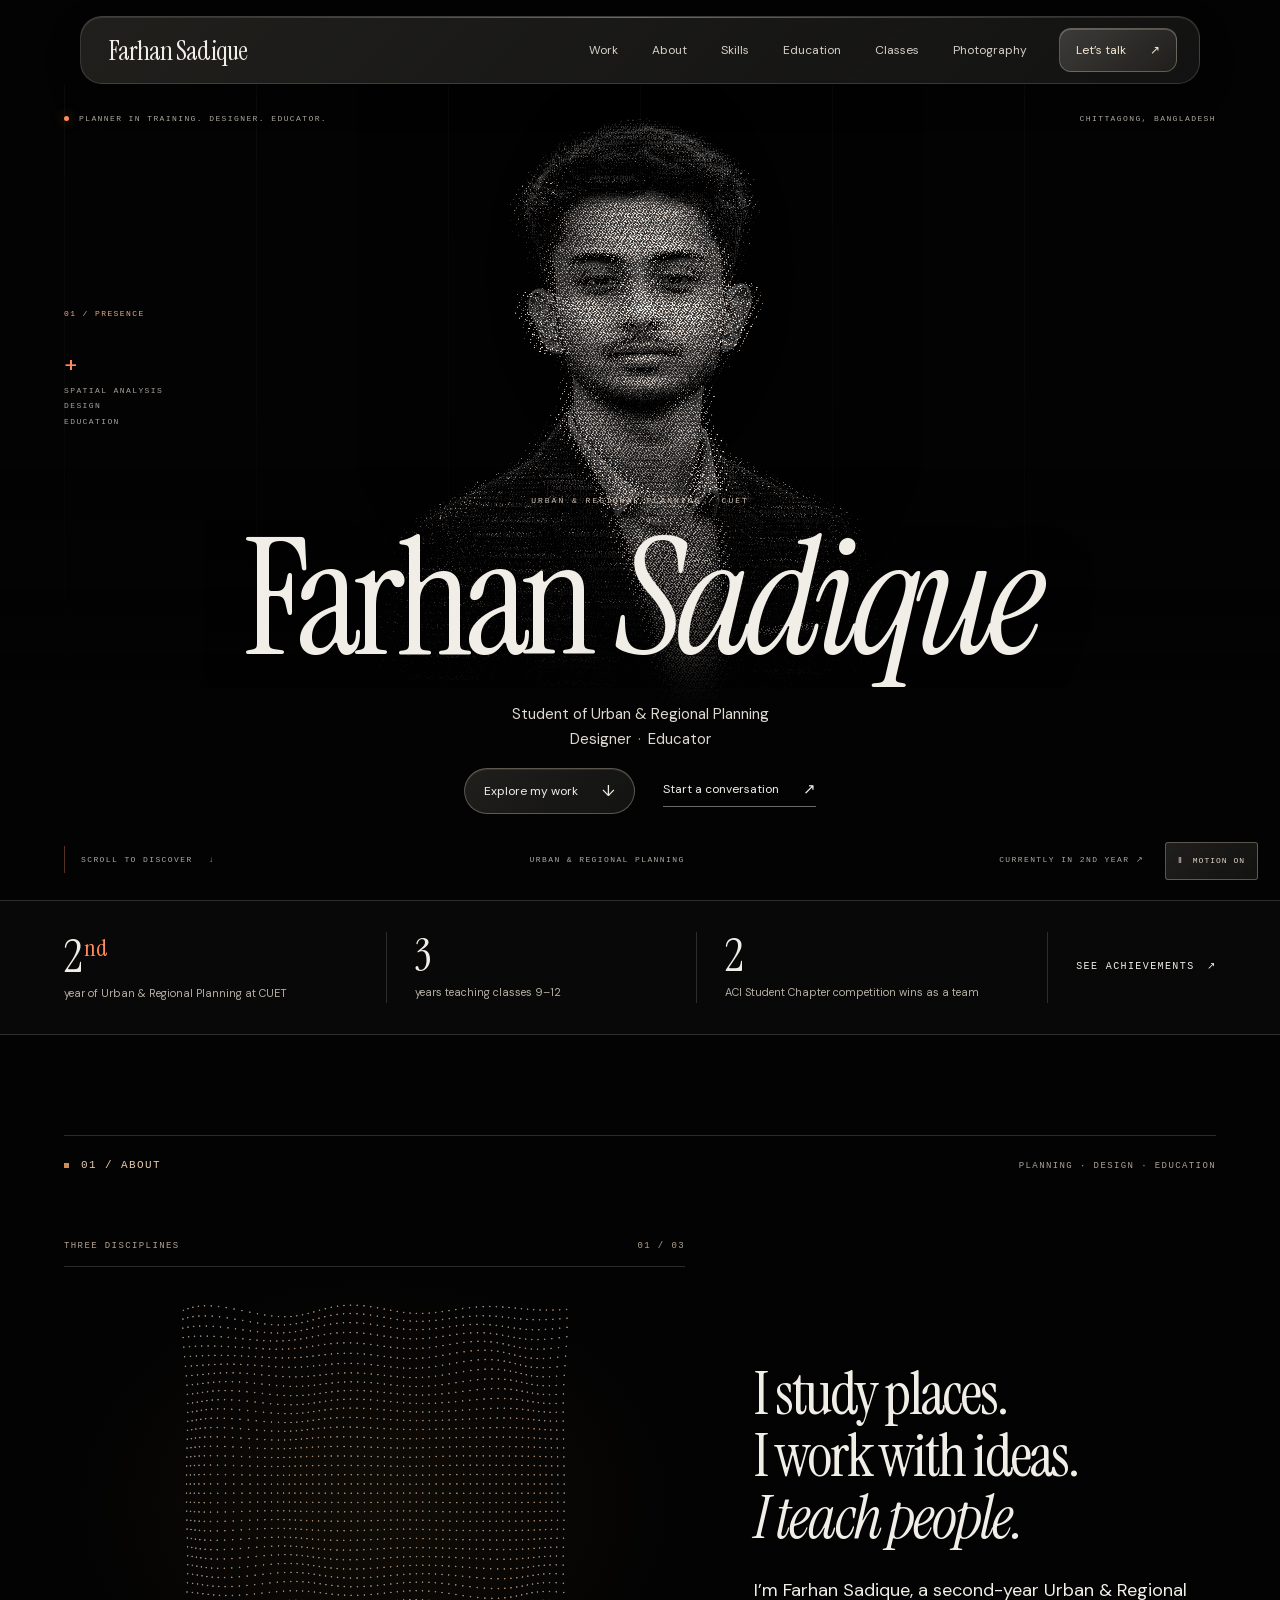
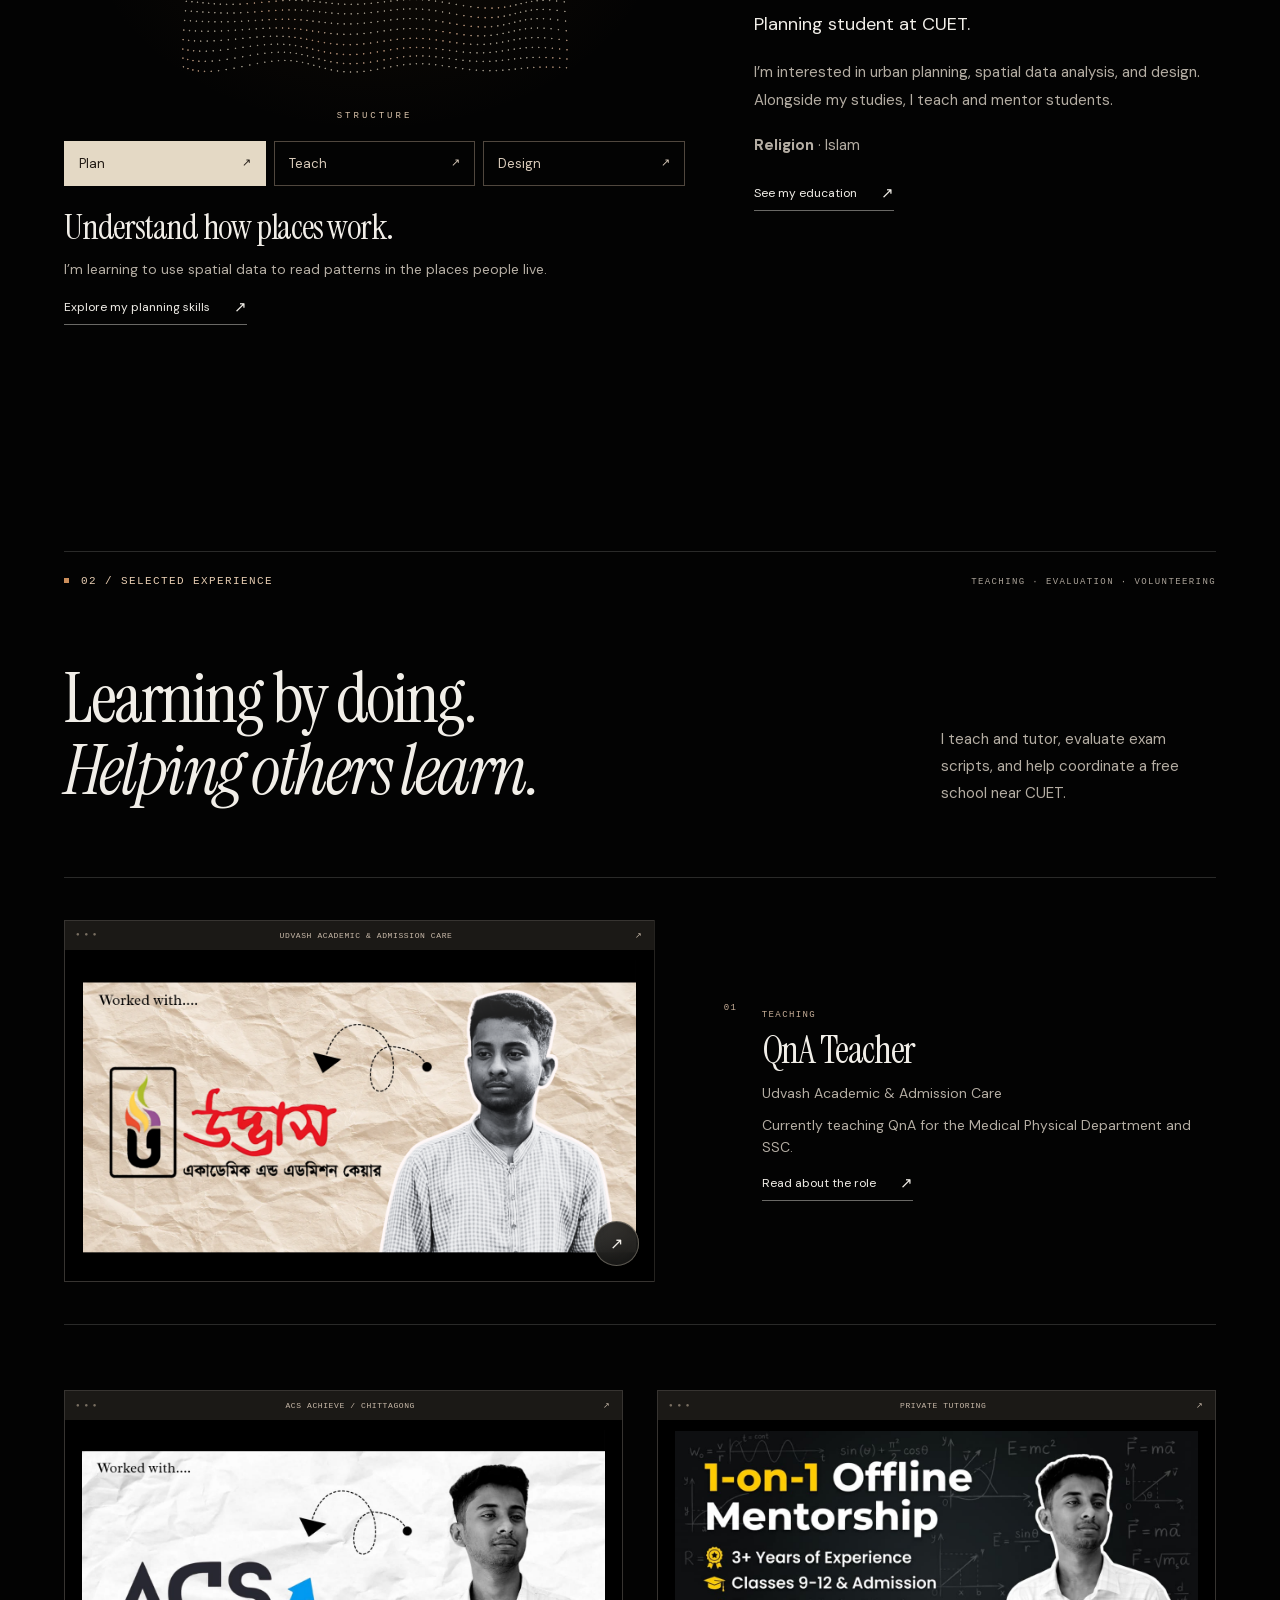
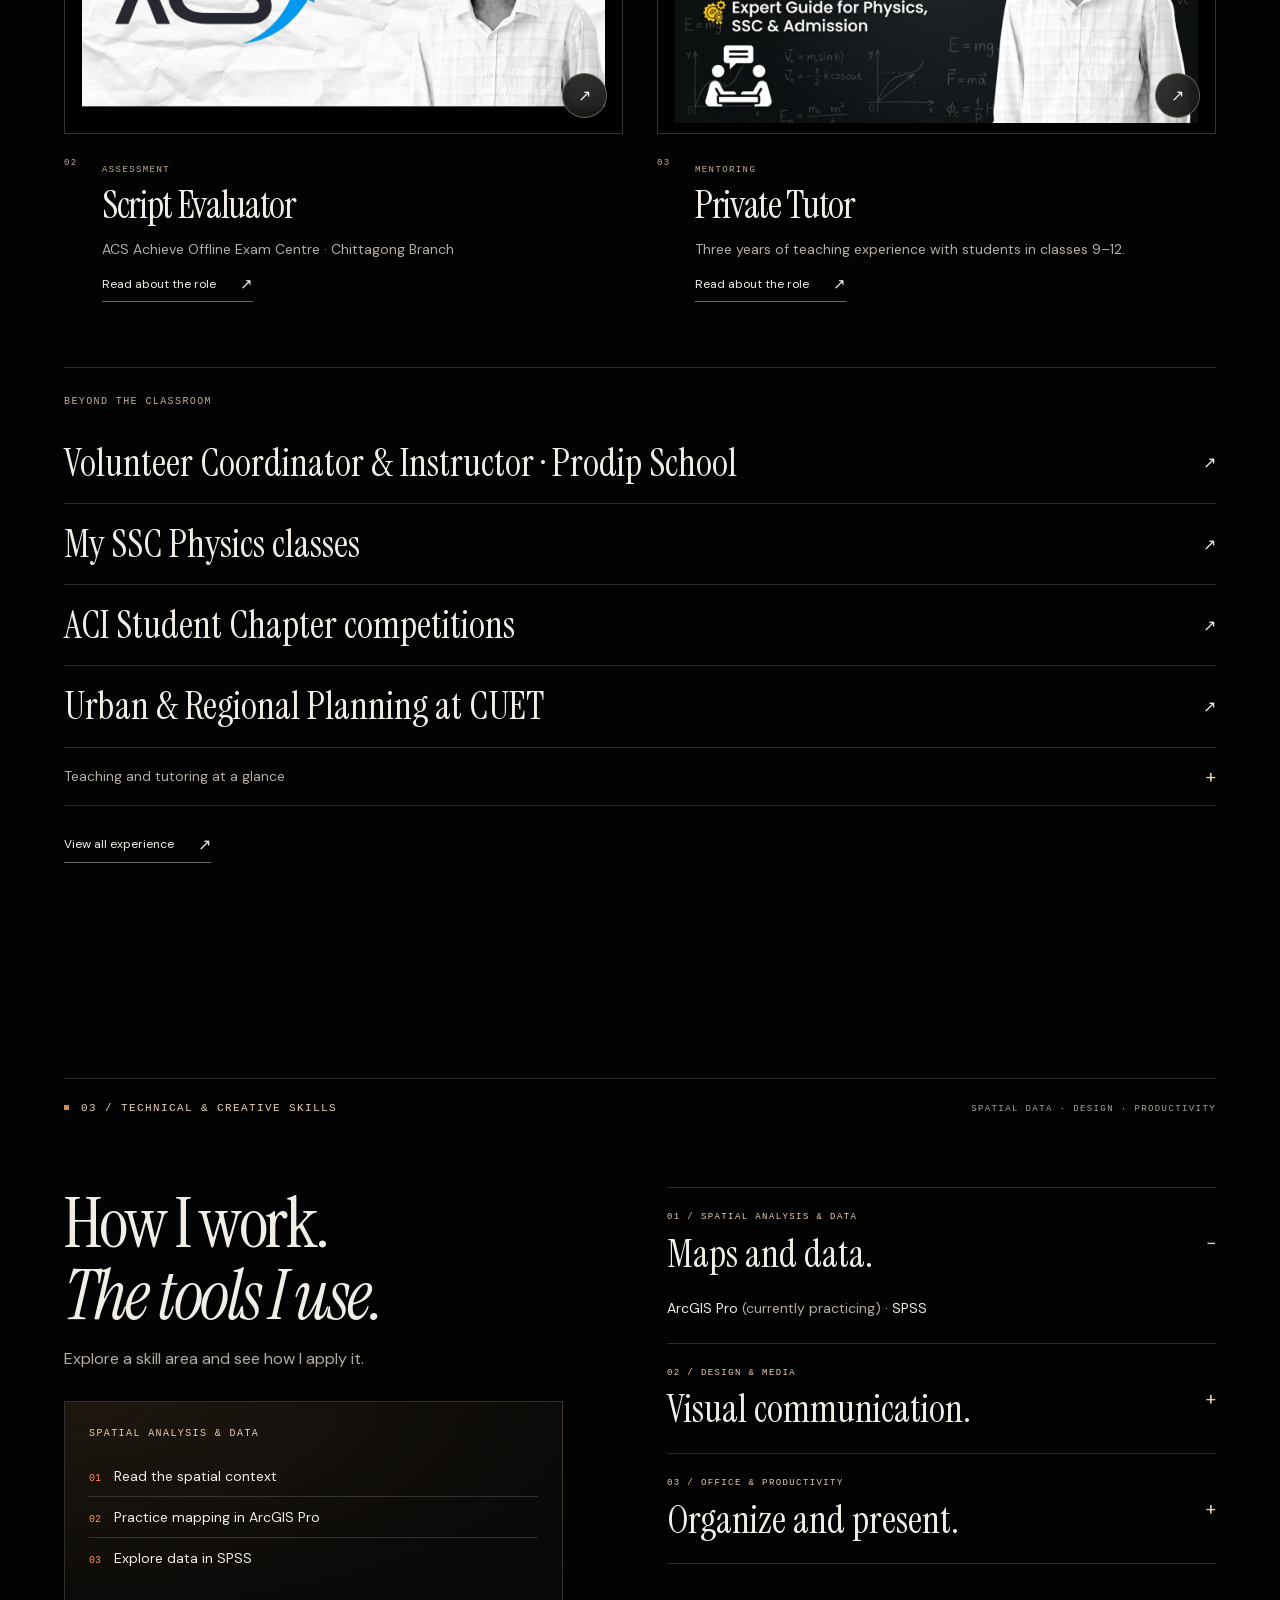
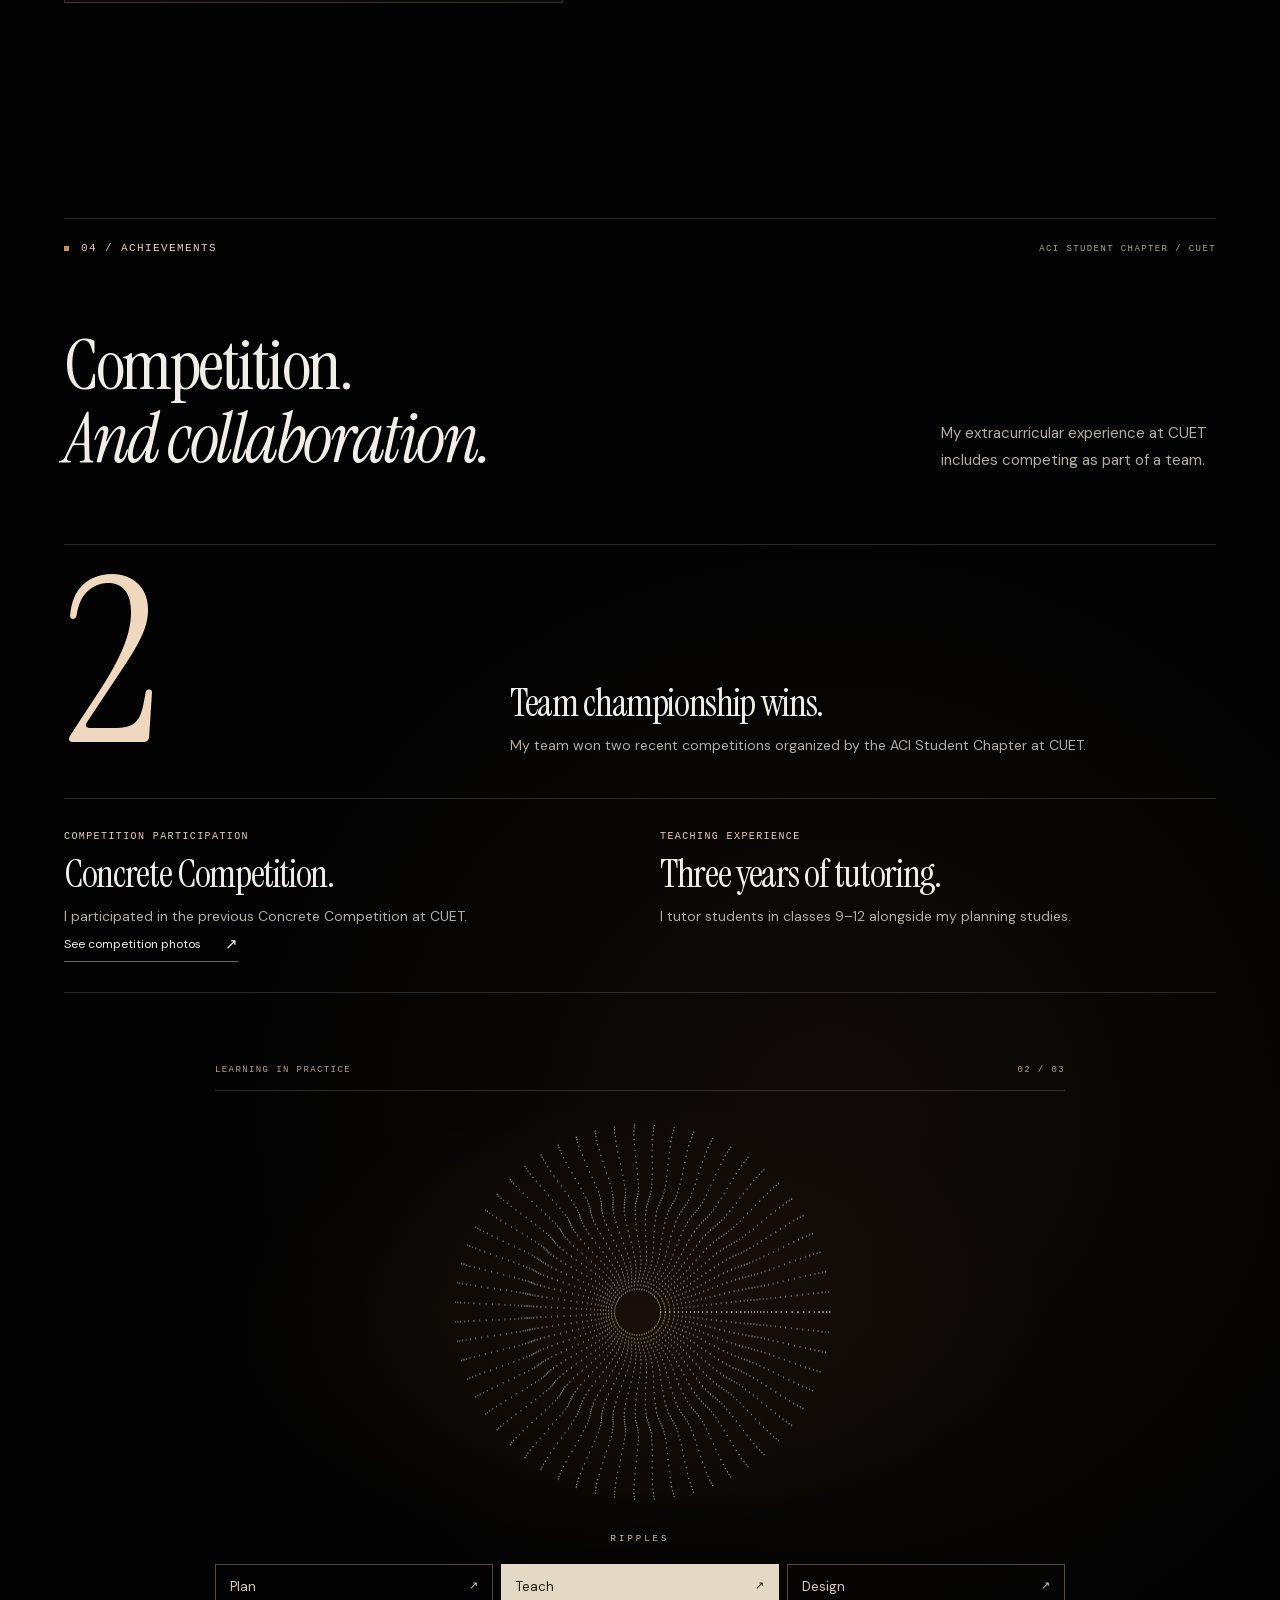
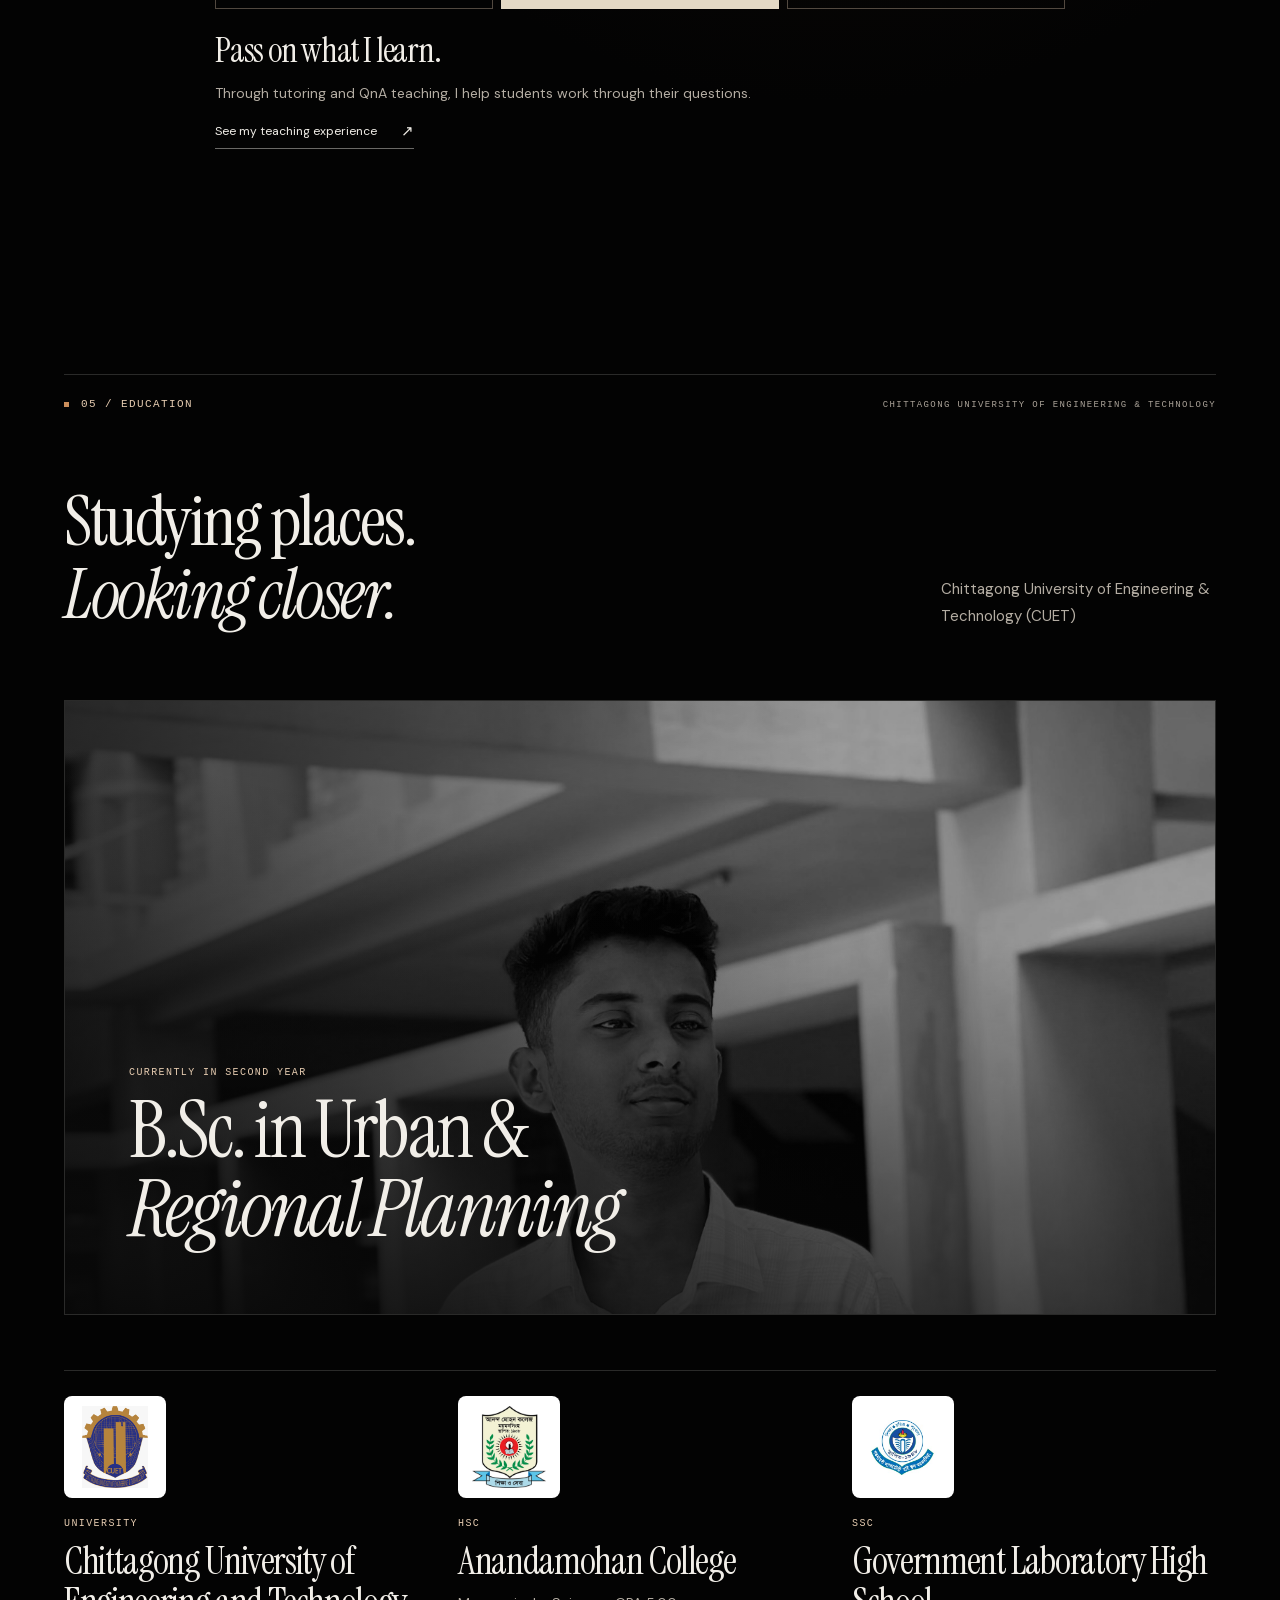
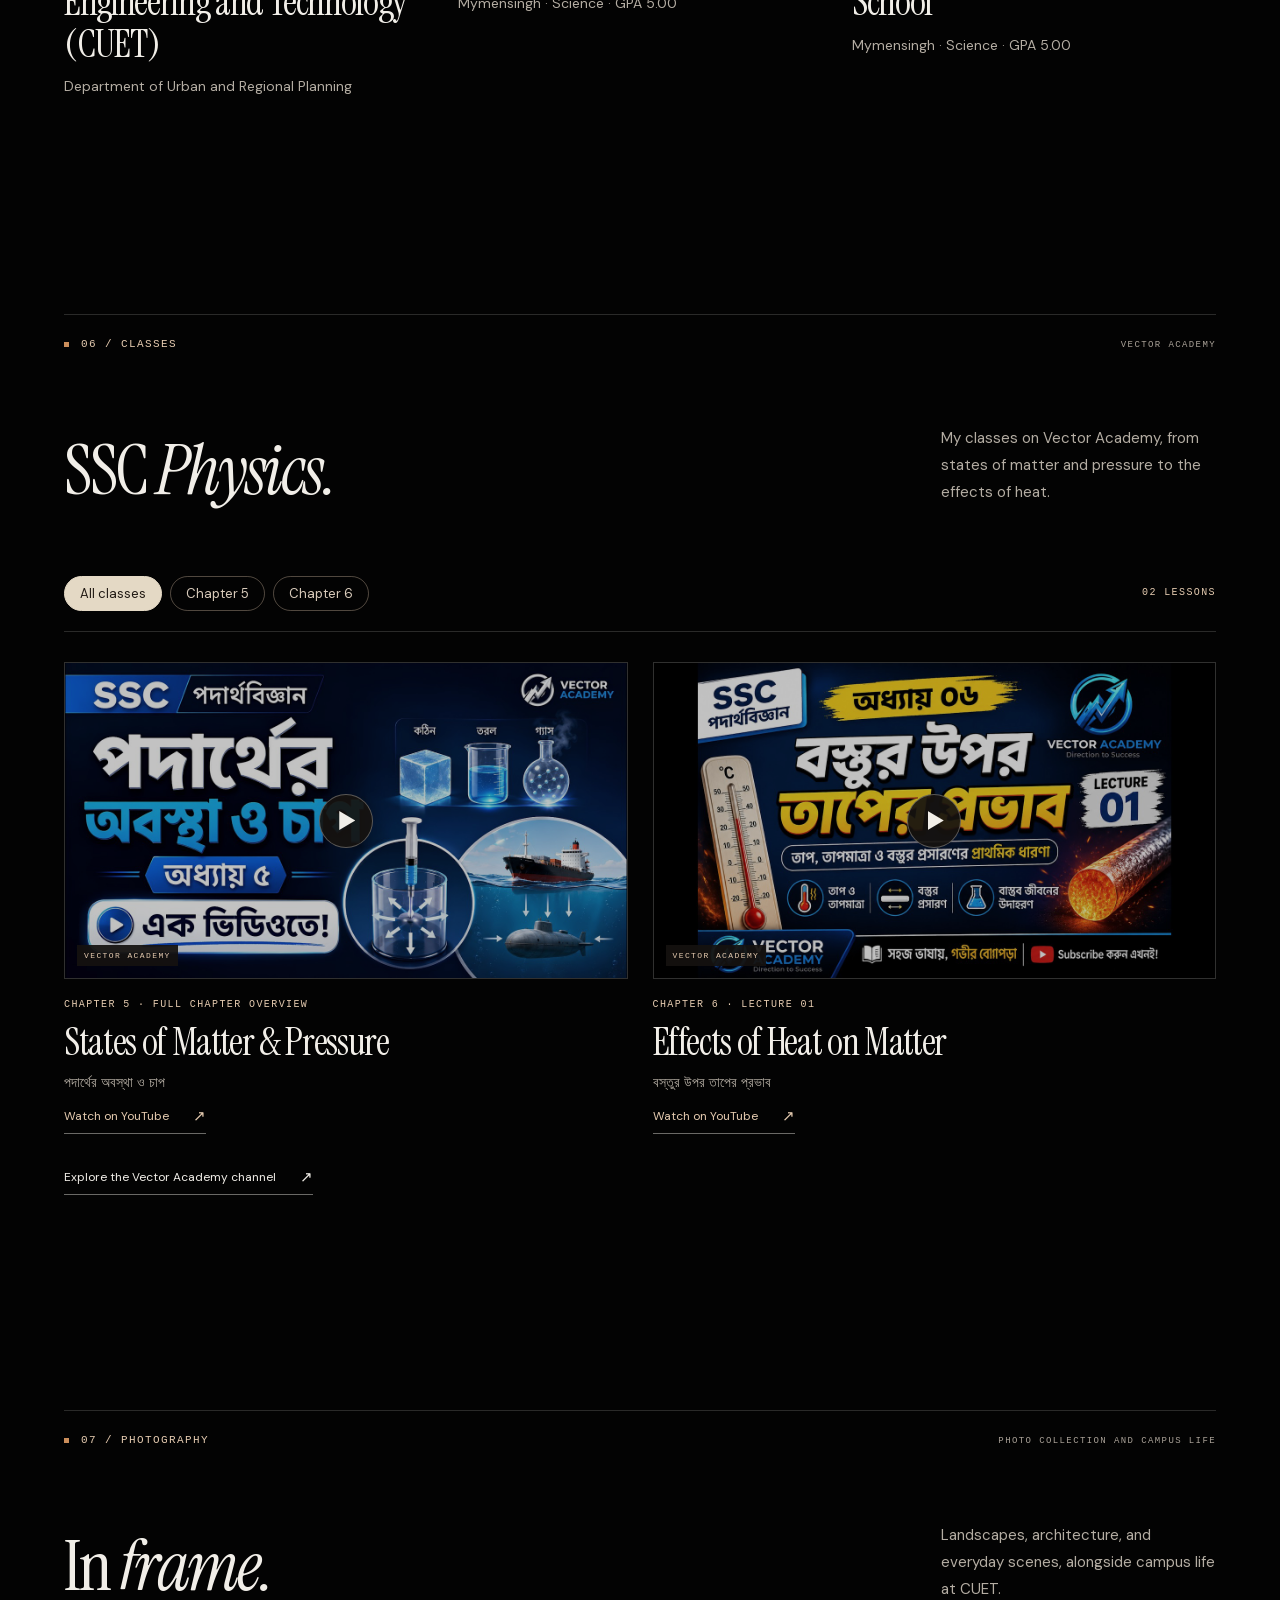
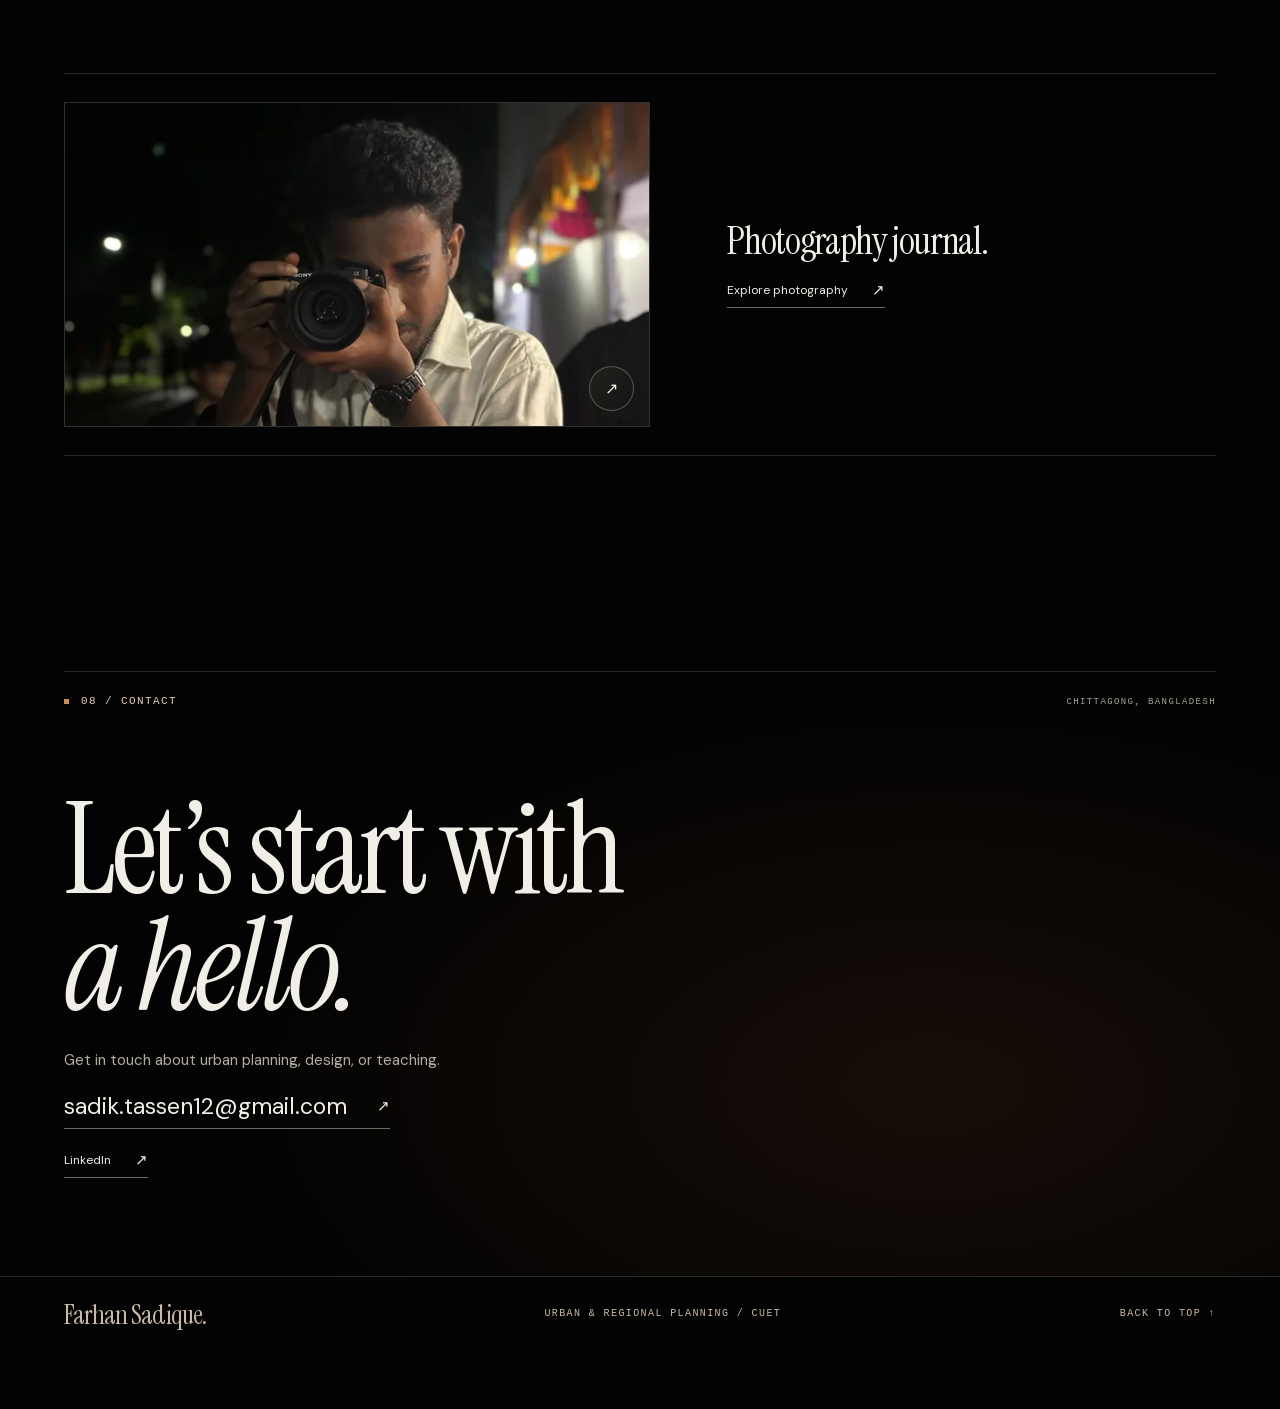
<file: index.html>
<!doctype html>
<html lang="en">
<head>
  <meta charset="utf-8">
  <meta name="viewport" content="width=device-width, initial-scale=1, viewport-fit=cover">
  <meta name="theme-color" content="#030303">
  <meta name="description" content="Farhan Sadique, a CUET student of Urban &amp; Regional Planning, designer, and educator in Chittagong, Bangladesh. Explore his teaching experience and photography.">
  <title>Farhan Sadique | Planning, Design &amp; Education</title>
  <link rel="icon" href="assets/icon.svg" type="image/svg+xml">
  <link rel="preload" href="assets/fonts/instrument-serif.woff2" as="font" type="font/woff2" crossorigin>
  <link rel="preload" href="assets/fonts/instrument-serif-italic.woff2" as="font" type="font/woff2" crossorigin>
  <link rel="stylesheet" href="styles.css?v=4">
  <script type="module" src="site.js"></script>
</head>
<body>
  <a class="skip-link" href="#main">Skip to content</a>
  <div class="scroll-progress" aria-hidden="true"></div>
  <header class="navigation">
    <a class="wordmark" href="#top">Farhan Sadique</a>
    <nav class="nav-links" id="main-nav" aria-label="Main navigation">
      <a href="#work" data-signal>Work</a><a href="#about" data-signal>About</a><a href="#skills" data-signal>Skills</a><a href="#education" data-signal>Education</a><a href="#classes" data-signal>Classes</a><a href="photography.html" data-signal>Photography</a><a class="nav-contact" href="#contact"><span data-signal>Let’s talk</span><span aria-hidden="true">↗</span></a>
    </nav>
    <button type="button" class="menu-toggle" aria-controls="main-nav" aria-expanded="false"><span>Menu</span><span aria-hidden="true">☰</span></button>
  </header>

  <main id="main">
    <section class="hero" id="top" aria-labelledby="hero-title">
      <div class="hero-grid" aria-hidden="true"></div>
      <div class="hero-art" aria-hidden="true">
        <img src="assets/portrait-signal.jpg" width="1122" height="1402" alt="" fetchpriority="high">
        <canvas class="portrait-canvas" hidden></canvas>
      </div>
      <div class="hero-topline mono"><span>Planner in training. Designer. Educator.</span><span>Chittagong, Bangladesh</span></div>
      <aside class="hero-side mono"><span>01 / Presence</span><strong aria-hidden="true">+</strong>Spatial analysis<br>Design<br>Education</aside>
      <div class="hero-content">
        <p class="hero-kicker mono" data-signal>Urban &amp; Regional Planning / CUET</p>
        <h1 id="hero-title"><span class="hero-name">Farhan <em>Sadique</em></span></h1>
        <p class="hero-description">Student of Urban &amp; Regional Planning<br><span>Designer <b aria-hidden="true">·</b> Educator</span></p>
        <div class="hero-actions"><a class="pill" href="#work">Explore my work <span aria-hidden="true">↓</span></a><a class="text-link" href="#contact">Start a conversation <span aria-hidden="true">↗</span></a></div>
      </div>
      <div class="hero-bottom mono"><a href="#about">Scroll to discover <span aria-hidden="true">↓</span></a><span>Urban &amp; Regional Planning</span><span>Currently in 2nd year <span aria-hidden="true">↗</span></span></div>
    </section>

    <section class="proof" aria-label="Highlights">
      <div><strong>2<em>nd</em></strong><p>year of Urban &amp; Regional Planning at CUET</p></div>
      <div><strong>3</strong><p>years teaching classes 9–12</p></div>
      <div><strong>2</strong><p>ACI Student Chapter competition wins as a team</p></div>
      <a class="mono" href="#achievements">See achievements <span aria-hidden="true">↗</span></a>
    </section>

    <section class="chapter" id="about" aria-labelledby="about-title">
      <div class="chapter-label mono"><span data-signal>01 / About</span><span>Planning · Design · Education</span></div>
      <div class="about-grid" data-reveal>
        <div class="signal-panel" data-panel="about">
          <div class="signal-top mono"><span>Three disciplines</span><span data-signal-index aria-hidden="true">01 / 03</span></div>
          <div class="signal-visual" aria-hidden="true">
            <div class="signal-fallback" data-shape="structure"><i></i><i></i><i></i><i></i><i></i></div>
            <canvas hidden></canvas><span class="signal-shape mono" data-signal>Structure</span>
          </div>
          <div class="signal-options" role="group" aria-label="Explore my disciplines">
            <button type="button" aria-pressed="true">Plan <span aria-hidden="true">↗</span></button><button type="button" aria-pressed="false">Teach <span aria-hidden="true">↗</span></button><button type="button" aria-pressed="false">Design <span aria-hidden="true">↗</span></button>
          </div>
          <div class="signal-story" aria-live="polite"><h3>Understand how places work.</h3><p>I’m learning to use spatial data to read patterns in the places people live.</p><a class="text-link" href="#skills">Explore my planning skills <span aria-hidden="true">↗</span></a></div>
        </div>
        <div class="about-copy"><h2 id="about-title">I study places.<br>I work with ideas.<br><em>I teach people.</em></h2>
          <p class="lead">I’m Farhan Sadique, a second-year Urban &amp; Regional Planning student at CUET.</p>
          <p>I’m interested in urban planning, spatial data analysis, and design. Alongside my studies, I teach and mentor students.</p>
          <p><strong>Religion</strong> · Islam</p>
          <a class="text-link" href="#education">See my education <span aria-hidden="true">↗</span></a>
        </div>
      </div>
    </section>

    <section class="chapter" id="work" aria-labelledby="work-title">
      <div class="chapter-label mono"><span data-signal>02 / Selected experience</span><span>Teaching · Evaluation · Volunteering</span></div>
      <div class="section-heading" data-reveal><h2 id="work-title">Learning by doing.<br><em>Helping others learn.</em></h2><p>I teach and tutor, evaluate exam scripts, and help coordinate a free school near CUET.</p></div>
      <div class="work-grid">
        <article class="work-card featured" data-reveal>
          <a class="work-art" href="experience.html#udvash" aria-label="Read about QnA teaching at Udvash"><span class="art-top mono"><span aria-hidden="true">● ● ●</span><span>Udvash Academic &amp; Admission Care</span><span aria-hidden="true">↗</span></span><span class="art-poster"><img src="assets/udvash-qna-poster.png" width="1280" height="720" loading="lazy" decoding="async" alt=""></span><span class="art-arrow" aria-hidden="true">↗</span></a>
          <div class="work-caption"><span class="mono">01</span><div><span class="mono">Teaching</span><h3><a href="experience.html#udvash">QnA Teacher</a></h3><p>Udvash Academic &amp; Admission Care</p><p>Currently teaching QnA for the Medical Physical Department and SSC.</p><a class="text-link" href="experience.html#udvash">Read about the role <span aria-hidden="true">↗</span></a></div></div>
        </article>
        <article class="work-card" data-reveal>
          <a class="work-art" href="experience.html#acs" aria-label="Read about script evaluation at ACS"><span class="art-top mono"><span aria-hidden="true">● ● ●</span><span>ACS Achieve / Chittagong</span><span aria-hidden="true">↗</span></span><span class="art-poster"><img src="assets/acs-script-evaluator-poster.png" width="1280" height="720" loading="lazy" decoding="async" alt=""></span><span class="art-arrow" aria-hidden="true">↗</span></a>
          <div class="work-caption"><span class="mono">02</span><div><span class="mono">Assessment</span><h3><a href="experience.html#acs">Script Evaluator</a></h3><p>ACS Achieve Offline Exam Centre · Chittagong Branch</p><a class="text-link" href="experience.html#acs">Read about the role <span aria-hidden="true">↗</span></a></div></div>
        </article>
        <article class="work-card" data-reveal>
          <a class="work-art" href="experience.html#tutoring" aria-label="Read about private tutoring"><span class="art-top mono"><span aria-hidden="true">● ● ●</span><span>Private tutoring</span><span aria-hidden="true">↗</span></span><span class="art-poster"><img src="assets/private-tutor-poster.png" width="1280" height="714" loading="lazy" decoding="async" alt=""></span><span class="art-arrow" aria-hidden="true">↗</span></a>
          <div class="work-caption"><span class="mono">03</span><div><span class="mono">Mentoring</span><h3><a href="experience.html#tutoring">Private Tutor</a></h3><p>Three years of teaching experience with students in classes 9–12.</p><a class="text-link" href="experience.html#tutoring">Read about the role <span aria-hidden="true">↗</span></a></div></div>
        </article>
      </div>
      <div class="work-more" data-reveal>
        <p class="mono">Beyond the classroom</p>
        <a href="experience.html#prodip-school">Volunteer Coordinator &amp; Instructor · Prodip School <span aria-hidden="true">↗</span></a>
        <a href="#classes">My SSC Physics classes <span aria-hidden="true">↗</span></a><a href="#achievements">ACI Student Chapter competitions <span aria-hidden="true">↗</span></a><a href="#education">Urban &amp; Regional Planning at CUET <span aria-hidden="true">↗</span></a>
        <details><summary>Teaching and tutoring at a glance</summary><p>I teach QnA at Udvash, evaluate exam scripts at the Chittagong branch of ACS Achieve, and have three years of experience teaching classes 9–12.</p></details>
        <a class="text-link" href="experience.html">View all experience <span aria-hidden="true">↗</span></a>
      </div>
    </section>

    <section class="chapter" id="skills" aria-labelledby="skills-title">
      <div class="chapter-label mono"><span data-signal>03 / Technical &amp; creative skills</span><span>Spatial data · Design · Productivity</span></div>
      <div class="skills-grid" data-reveal>
        <div><h2 id="skills-title">How I work.<br><em>The tools I use.</em></h2><p class="muted">Explore a skill area and see how I apply it.</p>
          <div class="thinking-path" aria-live="polite"><p class="mono" data-skill-label>Spatial analysis &amp; data</p><ol data-skill-steps><li>Read the spatial context</li><li>Practice mapping in ArcGIS Pro</li><li>Explore data in SPSS</li></ol></div>
        </div>
        <div class="skill-list">
          <details open name="skill" data-skill="spatial"><summary><span><span class="mono" data-signal>01 / Spatial analysis &amp; data</span>Maps and data.</span></summary><p>ArcGIS Pro <span class="muted">(currently practicing)</span> · SPSS</p></details>
          <details name="skill" data-skill="design"><summary><span><span class="mono" data-signal>02 / Design &amp; media</span>Visual communication.</span></summary><p>Canva <span class="muted">(proficient)</span> · Adobe Illustrator · Basic video editing</p></details>
          <details name="skill" data-skill="office"><summary><span><span class="mono" data-signal>03 / Office &amp; productivity</span>Organize and present.</span></summary><p>Microsoft Excel · Microsoft Word</p></details>
        </div>
      </div>
    </section>

    <section class="chapter impact" id="achievements" aria-labelledby="impact-title">
      <div class="chapter-label mono"><span data-signal>04 / Achievements</span><span>ACI Student Chapter / CUET</span></div>
      <div class="section-heading" data-reveal><h2 id="impact-title">Competition.<br><em>And collaboration.</em></h2><p>My extracurricular experience at CUET includes competing as part of a team.</p></div>
      <div class="impact-lead" data-reveal><div class="impact-value">2</div><div><h3>Team championship wins.</h3><p>My team won two recent competitions organized by the ACI Student Chapter at CUET.</p></div></div>
      <div class="impact-pair" data-reveal><div><p class="mono">Competition participation</p><h3>Concrete Competition.</h3><p>I participated in the previous Concrete Competition at CUET.</p><a class="text-link" href="photography.html#concrete-competition">See competition photos <span aria-hidden="true">↗</span></a></div><div><p class="mono">Teaching experience</p><h3>Three years of tutoring.</h3><p>I tutor students in classes 9–12 alongside my planning studies.</p></div></div>
      <div class="signal-panel impact-panel" data-panel="impact" data-reveal>
        <div class="signal-top mono"><span>Learning in practice</span><span data-signal-index aria-hidden="true">02 / 03</span></div>
        <div class="signal-visual" aria-hidden="true"><div class="signal-fallback" data-shape="ripples"><i></i><i></i><i></i><i></i><i></i></div><canvas hidden></canvas><span class="signal-shape mono" data-signal>Ripples</span></div>
        <div class="signal-options" role="group" aria-label="Explore learning in practice"><button type="button" aria-pressed="false">Plan <span aria-hidden="true">↗</span></button><button type="button" aria-pressed="true">Teach <span aria-hidden="true">↗</span></button><button type="button" aria-pressed="false">Design <span aria-hidden="true">↗</span></button></div>
        <div class="signal-story" aria-live="polite"><h3>Pass on what I learn.</h3><p>Through tutoring and QnA teaching, I help students work through their questions.</p><a class="text-link" href="#work">See my teaching experience <span aria-hidden="true">↗</span></a></div>
      </div>
    </section>

    <section class="chapter" id="education" aria-labelledby="education-title">
      <div class="chapter-label mono"><span data-signal>05 / Education</span><span>Chittagong University of Engineering &amp; Technology</span></div>
      <div class="section-heading" data-reveal><h2 id="education-title">Studying places.<br><em>Looking closer.</em></h2><p>Chittagong University of Engineering &amp; Technology (CUET)</p></div>
      <div class="education-image" data-reveal><img src="assets/portrait-architecture.jpg" width="1589" height="1600" loading="lazy" alt="Farhan Sadique standing in front of a building with concrete columns"><div><p class="mono">Currently in second year</p><h3>B.Sc. in Urban &amp;<br><em>Regional Planning</em></h3></div></div>
      <div class="journey" data-reveal>
        <div>
          <img class="journey-crest" src="assets/education/cuet-crest.png" width="960" height="1196" loading="lazy" decoding="async" alt="">
          <span class="mono">University</span>
          <h3><a href="https://cuet.ac.bd/" target="_blank" rel="noopener noreferrer">Chittagong University of Engineering and Technology (CUET)</a></h3>
          <p>Department of Urban and Regional Planning</p>
        </div>
        <div>
          <img class="journey-crest" src="assets/education/anandamohan-college-crest.png" width="424" height="471" loading="lazy" decoding="async" alt="">
          <span class="mono">HSC</span>
          <h3><a href="https://www.anandamohangovtcollege.edu.bd/" target="_blank" rel="noopener noreferrer">Anandamohan College</a></h3>
          <p>Mymensingh · Science · GPA 5.00</p>
        </div>
        <div>
          <img class="journey-crest" src="assets/education/government-laboratory-high-school-crest.png" width="300" height="200" loading="lazy" decoding="async" alt="">
          <span class="mono">SSC</span>
          <h3><a href="https://mlab.school.gov.bd/" target="_blank" rel="noopener noreferrer">Government Laboratory High School</a></h3>
          <p>Mymensingh · Science · GPA 5.00</p>
        </div>
      </div>
    </section>

    <section class="chapter gallery class-gallery" id="classes" aria-labelledby="classes-title">
      <div class="chapter-label mono"><span data-signal>06 / Classes</span><span>Vector Academy</span></div>
      <div class="section-heading" data-reveal>
        <h2 id="classes-title">SSC <em>Physics.</em></h2>
        <p>My classes on Vector Academy, from states of matter and pressure to the effects of heat.</p>
      </div>
      <div class="gallery-bar">
        <div class="gallery-filters" role="group" aria-label="Filter SSC Physics lessons">
          <button type="button" data-filter="all" aria-pressed="true" aria-controls="class-videos">All classes</button>
          <button type="button" data-filter="chapter-5" aria-pressed="false" aria-controls="class-videos">Chapter 5</button>
          <button type="button" data-filter="chapter-6" aria-pressed="false" aria-controls="class-videos">Chapter 6</button>
        </div>
        <span class="mono" data-gallery-count="lesson" aria-live="polite">02 lessons</span>
      </div>
      <div class="video-grid" id="class-videos">
        <article class="video-card" data-category="chapter-5">
          <div class="video-media" id="player-QCsrVCyuZ68" data-video-id="QCsrVCyuZ68">
            <div class="video-poster">
              <img src="assets/classes/QCsrVCyuZ68.jpg" width="1280" height="720" alt="" loading="lazy" decoding="async">
              <span class="video-source mono">Vector Academy</span>
              <button class="video-play" type="button" aria-label="Play States of Matter &amp; Pressure" hidden><span aria-hidden="true"></span></button>
            </div>
            <button class="video-close" type="button" aria-label="Close States of Matter &amp; Pressure video" hidden>×</button>
          </div>
          <p class="video-meta mono">Chapter 5 · Full chapter overview</p>
          <h3>States of Matter &amp; Pressure</h3>
          <p class="video-description" lang="bn">পদার্থের অবস্থা ও চাপ</p>
          <a class="text-link" href="https://youtu.be/QCsrVCyuZ68" target="_blank" rel="noopener noreferrer" aria-label="Watch States of Matter &amp; Pressure on YouTube">Watch on YouTube <span aria-hidden="true">↗</span></a>
        </article>
        <article class="video-card" data-category="chapter-6">
          <div class="video-media" id="player-F9GFkprYRkU" data-video-id="F9GFkprYRkU">
            <div class="video-poster">
              <img src="assets/classes/F9GFkprYRkU.jpg" width="1280" height="720" alt="" loading="lazy" decoding="async">
              <span class="video-source mono">Vector Academy</span>
              <button class="video-play" type="button" aria-label="Play Effects of Heat on Matter" hidden><span aria-hidden="true"></span></button>
            </div>
            <button class="video-close" type="button" aria-label="Close Effects of Heat on Matter video" hidden>×</button>
          </div>
          <p class="video-meta mono">Chapter 6 · Lecture 01</p>
          <h3>Effects of Heat on Matter</h3>
          <p class="video-description" lang="bn">বস্তুর উপর তাপের প্রভাব</p>
          <a class="text-link" href="https://youtu.be/F9GFkprYRkU" target="_blank" rel="noopener noreferrer" aria-label="Watch Effects of Heat on Matter on YouTube">Watch on YouTube <span aria-hidden="true">↗</span></a>
        </article>
      </div>
      <a class="text-link class-channel" href="https://youtube.com/@vectoracademybd?si=RQCz62zsBBjbGT0-" target="_blank" rel="noopener noreferrer">Explore the Vector Academy channel <span aria-hidden="true">↗</span></a>
    </section>

    <section class="chapter" id="portraits" aria-labelledby="gallery-title">
      <div class="chapter-label mono"><span data-signal>07 / Photography</span><span>Photo collection and campus life</span></div>
      <div class="section-heading" data-reveal><h2 id="gallery-title">In <em>frame.</em></h2><p>Landscapes, architecture, and everyday scenes, alongside campus life at CUET.</p></div>
      <div class="photography-feature" data-reveal>
        <a class="photography-feature-image" href="photography.html" aria-label="Explore photography">
          <img src="assets/photography/behind-the-camera-640.webp" width="640" height="853" loading="lazy" alt="">
          <span class="art-arrow" aria-hidden="true">↗</span>
        </a>
        <div>
          <h3>Photography journal.</h3>
          <a class="text-link" href="photography.html">Explore photography <span aria-hidden="true">↗</span></a>
        </div>
      </div>
    </section>

    <section class="chapter contact" id="contact" aria-labelledby="contact-title">
      <div class="chapter-label mono"><span data-signal>08 / Contact</span><span>Chittagong, Bangladesh</span></div>
      <div class="contact-inner" data-reveal><h2 id="contact-title">Let’s start with<br><em>a hello.</em></h2><p>Get in touch about urban planning, design, or teaching.</p><a class="text-link contact-cta" href="mailto:sadik.tassen12@gmail.com">sadik.tassen12@gmail.com <span aria-hidden="true">↗</span></a>
        <div class="contact-social"><a class="text-link" href="https://www.linkedin.com/in/farhan-sadique-81abaa2a4?utm_source=share_via&amp;utm_content=profile&amp;utm_medium=member_android" target="_blank" rel="noopener noreferrer">LinkedIn <span aria-hidden="true">↗</span></a></div>
      </div>
    </section>
  </main>

  <footer class="site-footer"><a class="wordmark" href="#top">Farhan Sadique.</a><span class="mono">Urban &amp; Regional Planning / CUET</span><a class="mono" href="#top">Back to top <span aria-hidden="true">↑</span></a></footer>
  <button type="button" class="motion-toggle mono" aria-label="Motion off — enable animations" aria-pressed="false" hidden><span aria-hidden="true">▷</span> <span>Motion off</span></button>
  <button type="button" class="quality-toggle mono" aria-pressed="false" hidden>Enable live effects</button>
</body>
</html>
</file>
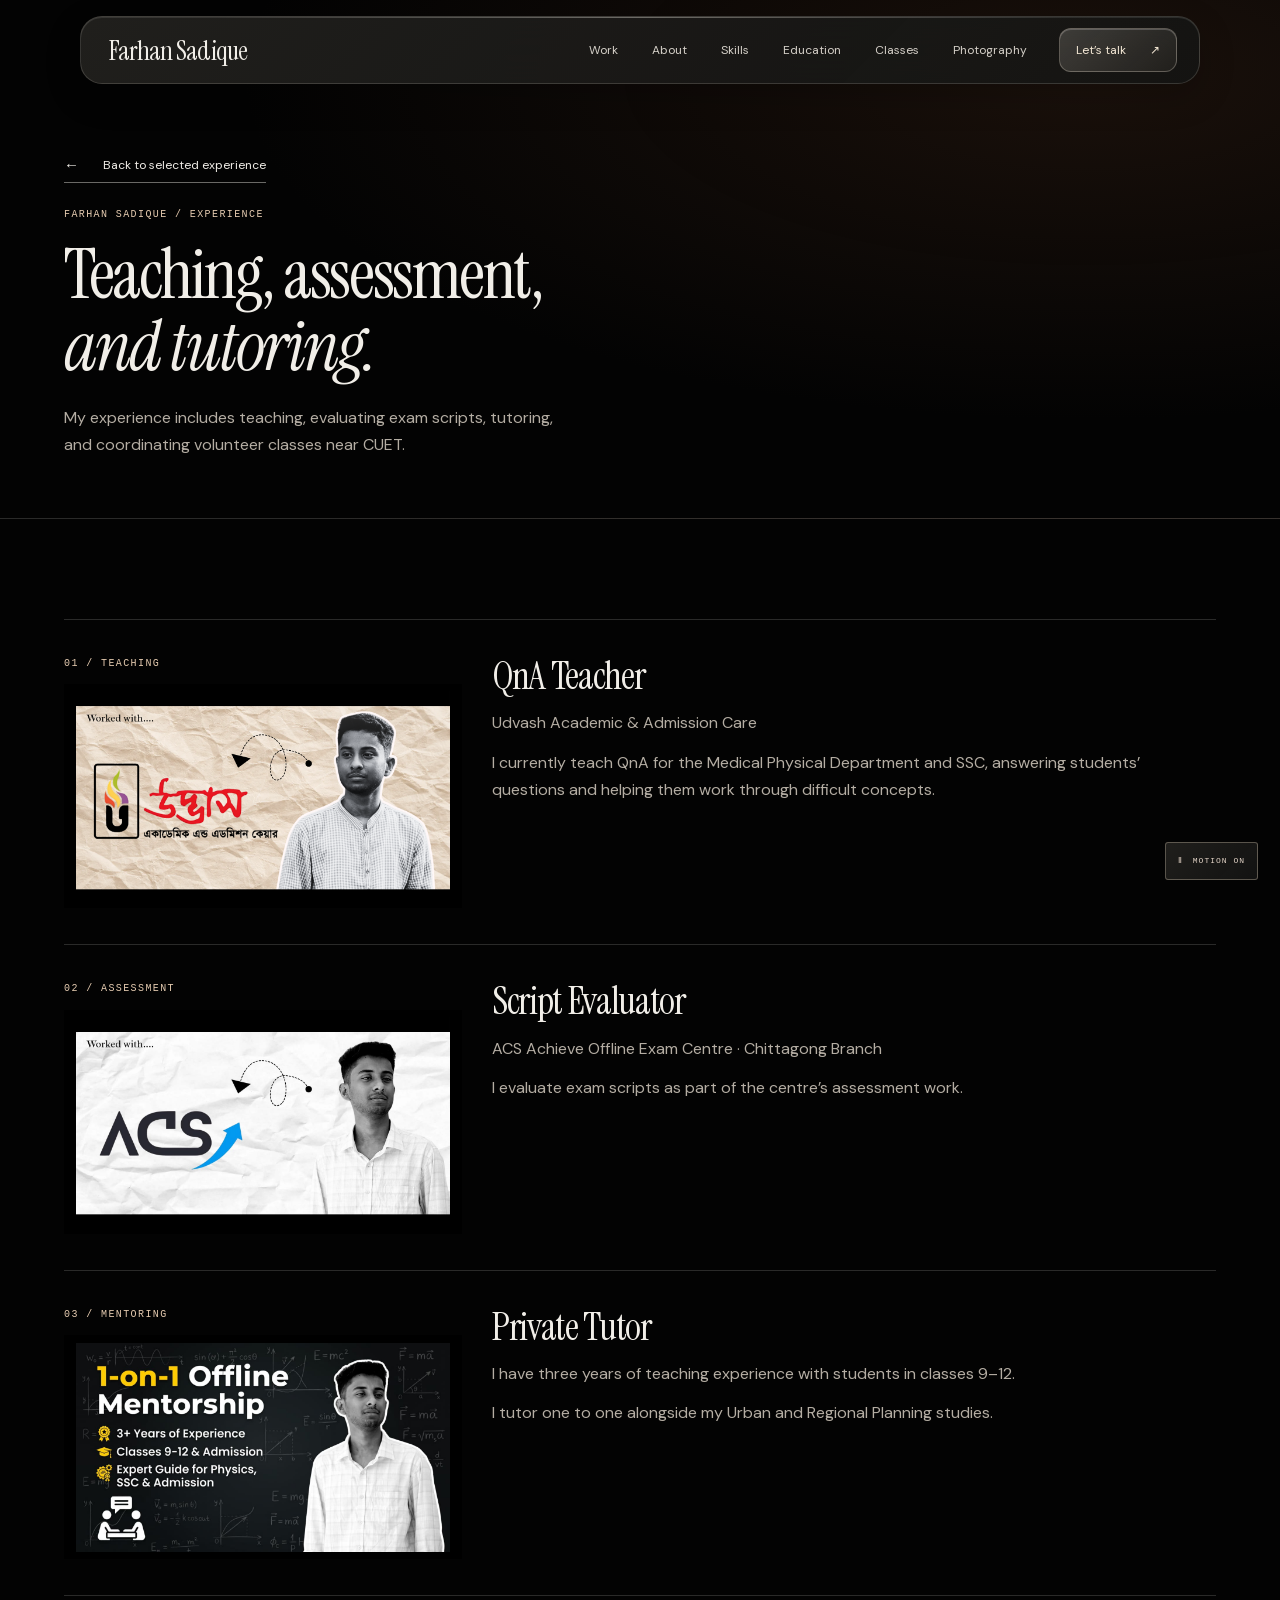
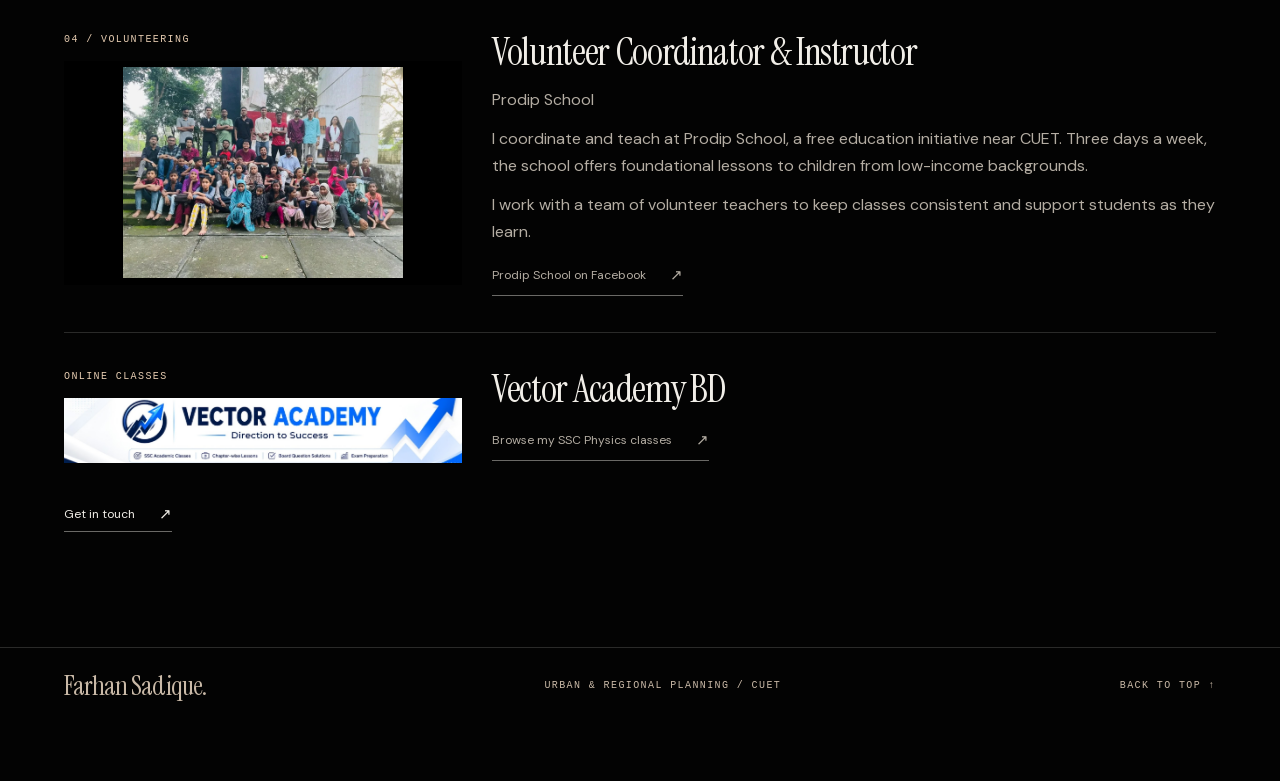
<file: experience.html>
<!doctype html>
<html lang="en">
<head>
  <meta charset="utf-8">
  <meta name="viewport" content="width=device-width, initial-scale=1, viewport-fit=cover">
  <meta name="theme-color" content="#030303">
  <meta name="description" content="Farhan Sadique’s teaching, exam script evaluation, private tutoring, and volunteer work at Prodip School near CUET.">
  <title>Experience | Farhan Sadique</title>
  <link rel="icon" href="assets/icon.svg" type="image/svg+xml">
  <link rel="stylesheet" href="styles.css?v=5">
  <script type="module" src="site.js"></script>
</head>
<body>
  <a class="skip-link" href="#main">Skip to content</a>
  <div class="scroll-progress" aria-hidden="true"></div>
  <header class="navigation">
    <a class="wordmark" href="index.html">Farhan Sadique</a>
    <nav class="nav-links" id="main-nav" aria-label="Main navigation"><a href="index.html#work" data-signal>Work</a><a href="index.html#about" data-signal>About</a><a href="index.html#skills" data-signal>Skills</a><a href="index.html#education" data-signal>Education</a><a href="index.html#classes" data-signal>Classes</a><a href="photography.html" data-signal>Photography</a><a class="nav-contact" href="index.html#contact"><span data-signal>Let’s talk</span><span aria-hidden="true">↗</span></a></nav>
    <button type="button" class="menu-toggle" aria-controls="main-nav" aria-expanded="false"><span>Menu</span><span aria-hidden="true">☰</span></button>
  </header>
  <main class="detail-main" id="main">
    <section class="detail-hero"><a class="text-link" href="index.html#work"><span aria-hidden="true">←</span> Back to selected experience</a><p class="mono" data-signal>Farhan Sadique / Experience</p><h1>Teaching, assessment,<br><em>and tutoring.</em></h1><p>My experience includes teaching, evaluating exam scripts, tutoring, and coordinating volunteer classes near CUET.</p></section>
    <div class="chapter">
      <article class="detail-row" id="udvash" data-reveal>
        <div class="detail-poster">
          <span class="mono">01 / Teaching</span>
          <span class="art-poster">
            <img src="assets/udvash-qna-poster.png" width="1280" height="720" loading="lazy" decoding="async" alt="Farhan Sadique beside the Udvash logo">
          </span>
        </div>
        <div>
          <h2>QnA Teacher</h2>
          <p>Udvash Academic &amp; Admission Care</p>
          <p>I currently teach QnA for the Medical Physical Department and SSC, answering students’ questions and helping them work through difficult concepts.</p>
        </div>
      </article>
      <article class="detail-row" id="acs" data-reveal>
        <div class="detail-poster">
          <span class="mono">02 / Assessment</span>
          <span class="art-poster">
            <img src="assets/acs-script-evaluator-poster.png" width="1280" height="720" loading="lazy" decoding="async" alt="Farhan Sadique beside the ACS logo">
          </span>
        </div>
        <div>
          <h2>Script Evaluator</h2>
          <p>ACS Achieve Offline Exam Centre · Chittagong Branch</p>
          <p>I evaluate exam scripts as part of the centre’s assessment work.</p>
        </div>
      </article>
      <article class="detail-row" id="tutoring" data-reveal>
        <div class="detail-poster">
          <span class="mono">03 / Mentoring</span>
          <span class="art-poster">
            <img src="assets/private-tutor-poster.png" width="1280" height="714" loading="lazy" decoding="async" alt="Farhan Sadique's poster for one-on-one offline mentorship in physics, SSC, and admission preparation">
          </span>
        </div>
        <div>
          <h2>Private Tutor</h2>
          <p>I have three years of teaching experience with students in classes 9–12.</p>
          <p>I tutor one to one alongside my Urban and Regional Planning studies.</p>
        </div>
      </article>
      <article class="detail-row" id="prodip-school" data-reveal>
        <div class="detail-poster">
          <span class="mono">04 / Volunteering</span>
          <span class="art-poster">
            <img src="assets/prodip-school-group.webp?v=2" width="1280" height="960" loading="lazy" decoding="async" alt="Prodip School students and volunteers gathered on outdoor steps">
          </span>
        </div>
        <div>
          <h2>Volunteer Coordinator &amp; Instructor</h2>
          <p>Prodip School</p>
          <p>I coordinate and teach at Prodip School, a free education initiative near CUET. Three days a week, the school offers foundational lessons to children from low-income backgrounds.</p>
          <p>I work with a team of volunteer teachers to keep classes consistent and support students as they learn.</p>
          <p><a class="text-link" href="https://www.facebook.com/share/1GkYzQEWK3/" target="_blank" rel="noopener noreferrer">Prodip School on Facebook <span aria-hidden="true">↗</span></a></p>
        </div>
      </article>
      <article class="detail-row" id="classes" data-reveal>
        <div class="detail-poster">
          <span class="mono">Online classes</span>
          <img src="assets/vector-academy-bd-banner.png" width="1707" height="282" style="width:100%;height:auto" loading="lazy" decoding="async" alt="Vector Academy BD: SSC classes, chapter-wise lessons, board question solutions, and exam preparation">
        </div>
        <div>
          <h2>Vector Academy BD</h2>
          <p><a class="text-link" href="index.html#classes">Browse my SSC Physics classes <span aria-hidden="true">↗</span></a></p>
        </div>
      </article>
      <a class="text-link" href="index.html#contact">Get in touch <span aria-hidden="true">↗</span></a>
    </div>
  </main>
  <footer class="site-footer"><a class="wordmark" href="index.html">Farhan Sadique.</a><span class="mono">Urban &amp; Regional Planning / CUET</span><a class="mono" href="#main">Back to top <span aria-hidden="true">↑</span></a></footer>
  <button type="button" class="motion-toggle mono" aria-label="Motion off — enable animations" aria-pressed="false" hidden><span aria-hidden="true">▷</span> <span>Motion off</span></button>
</body>
</html>
</file>
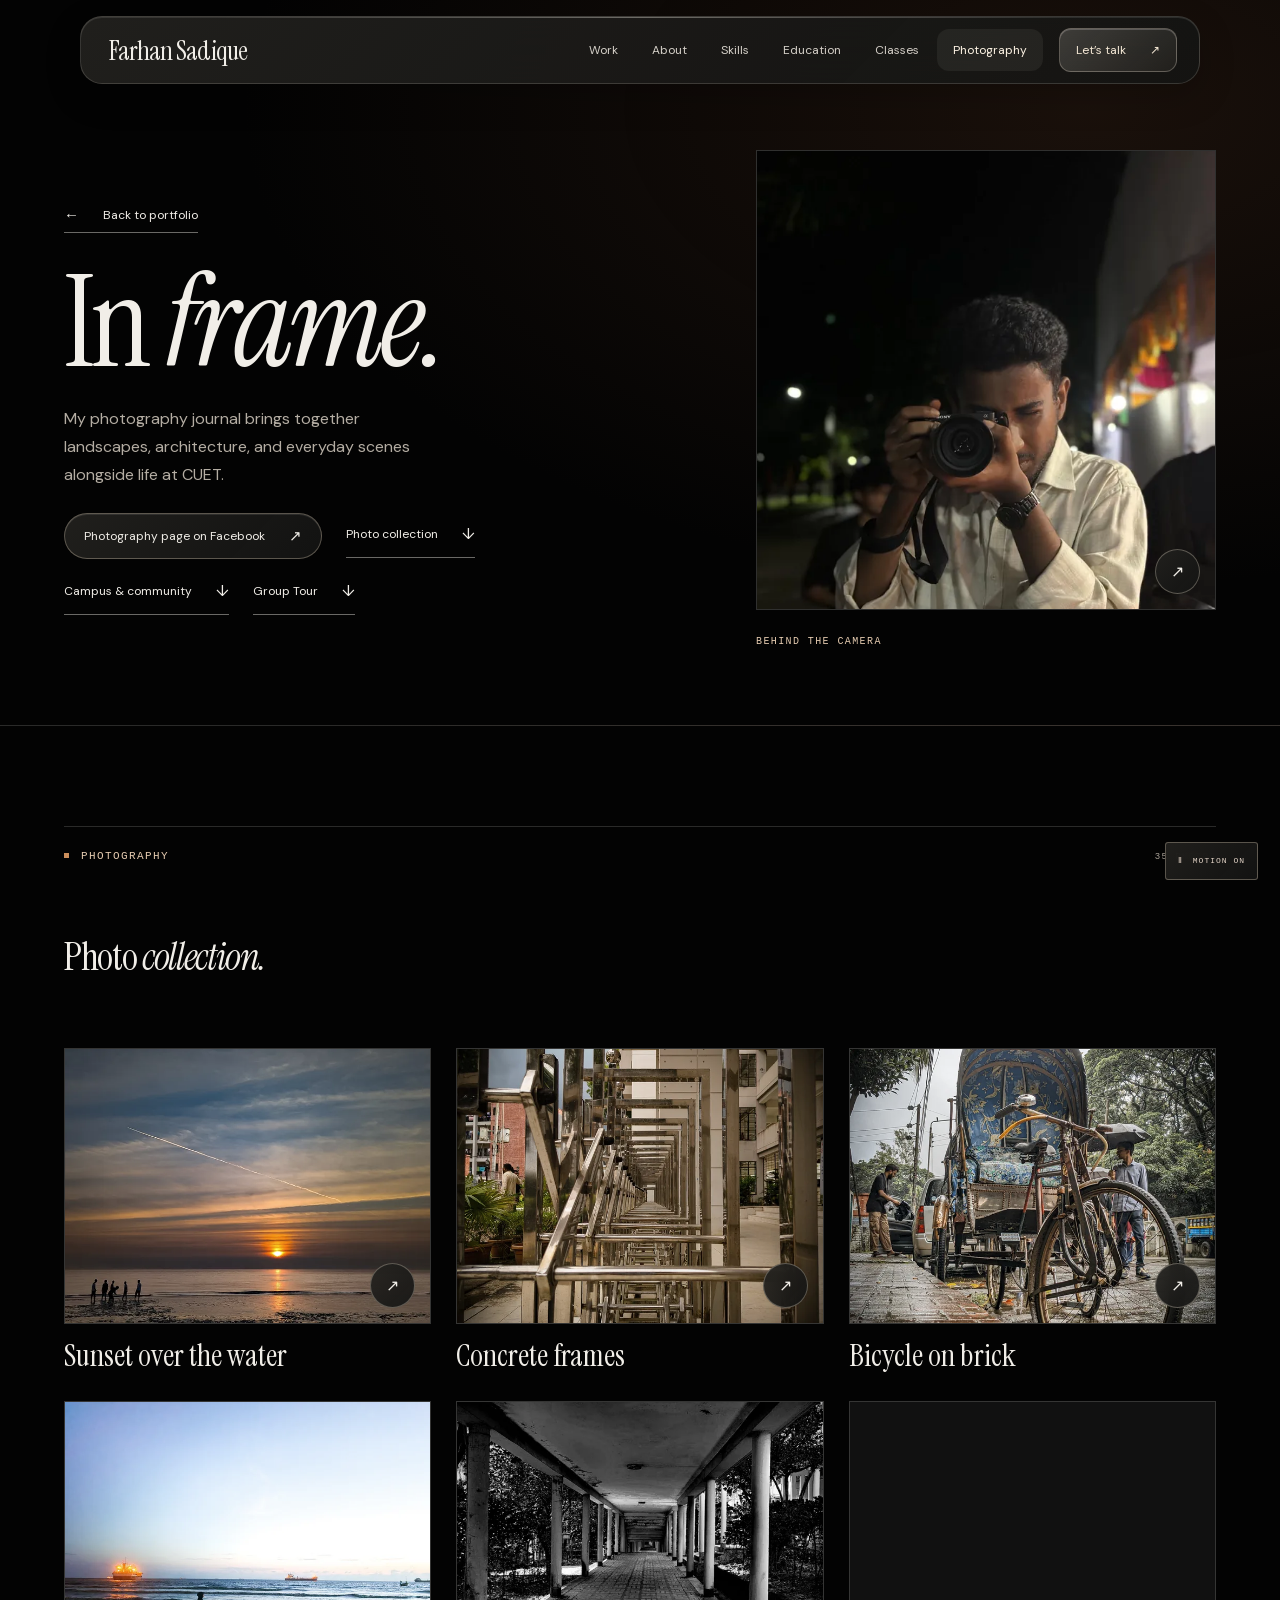
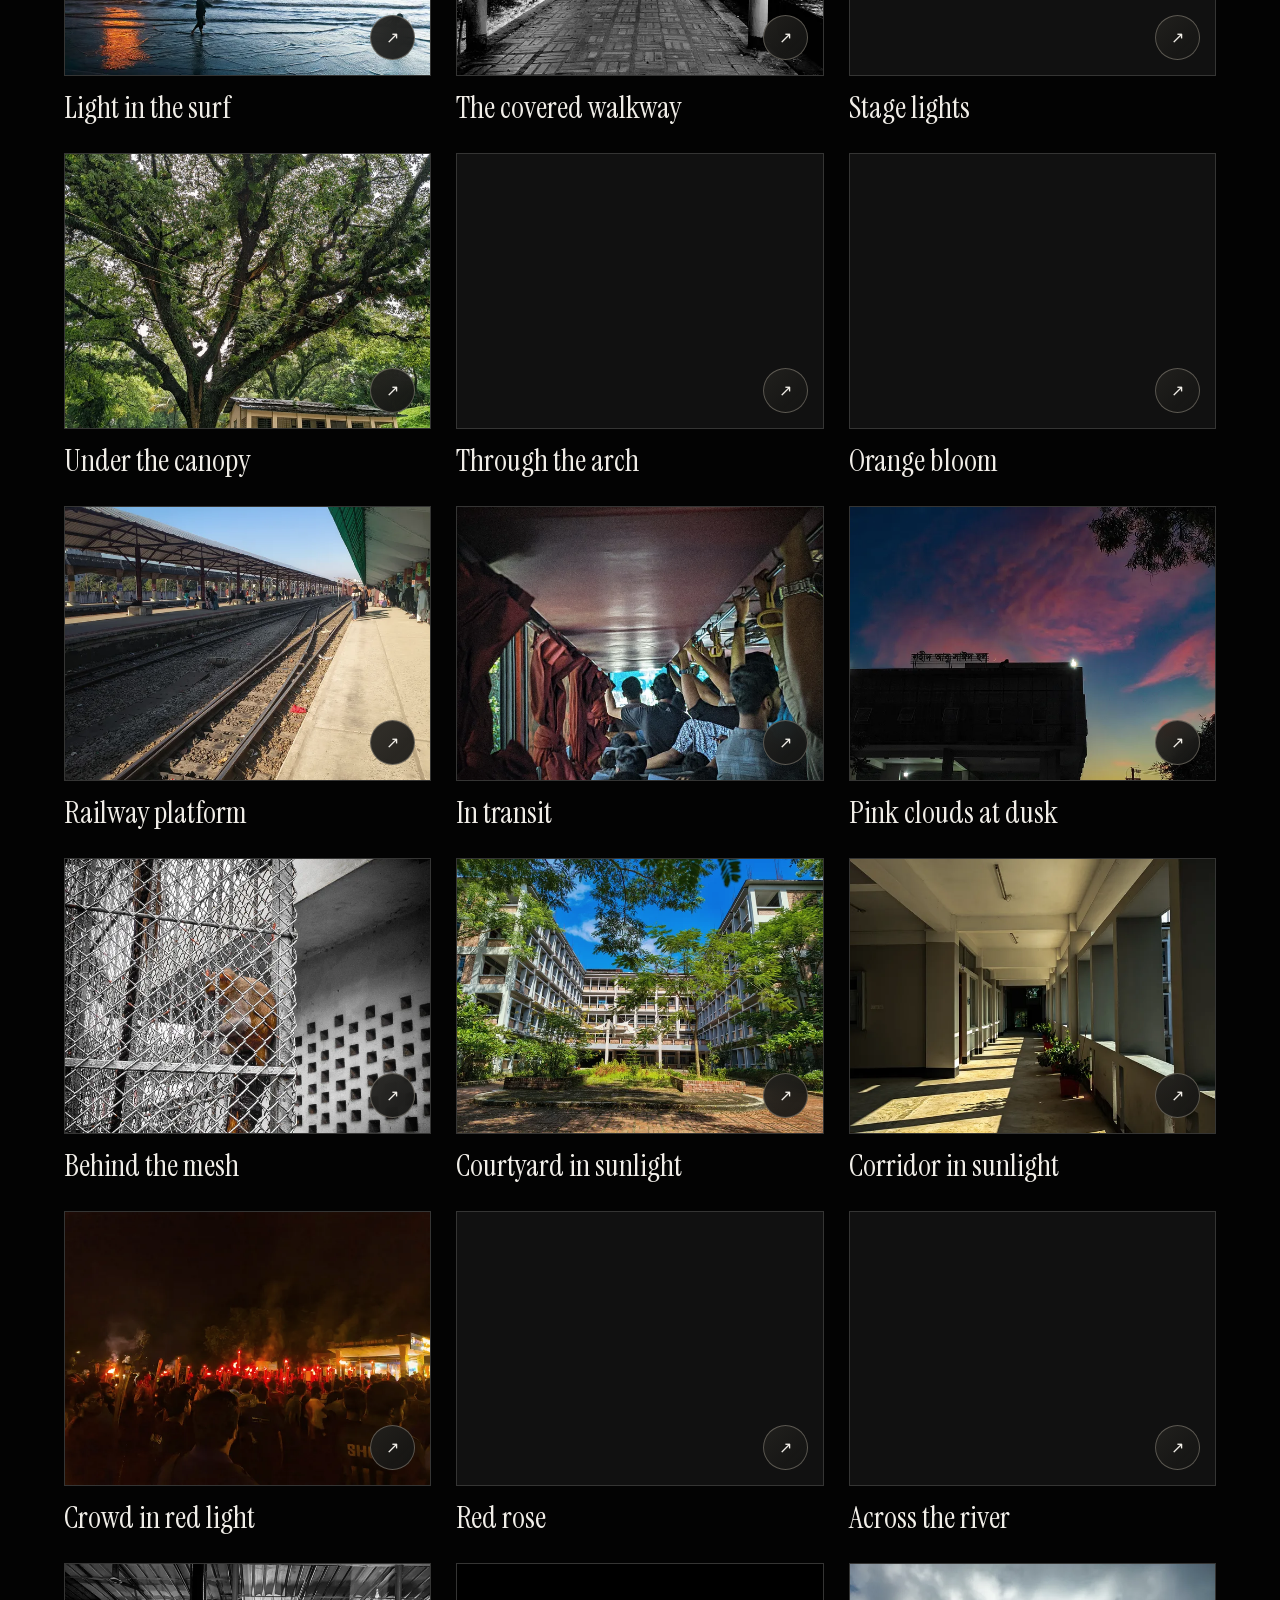
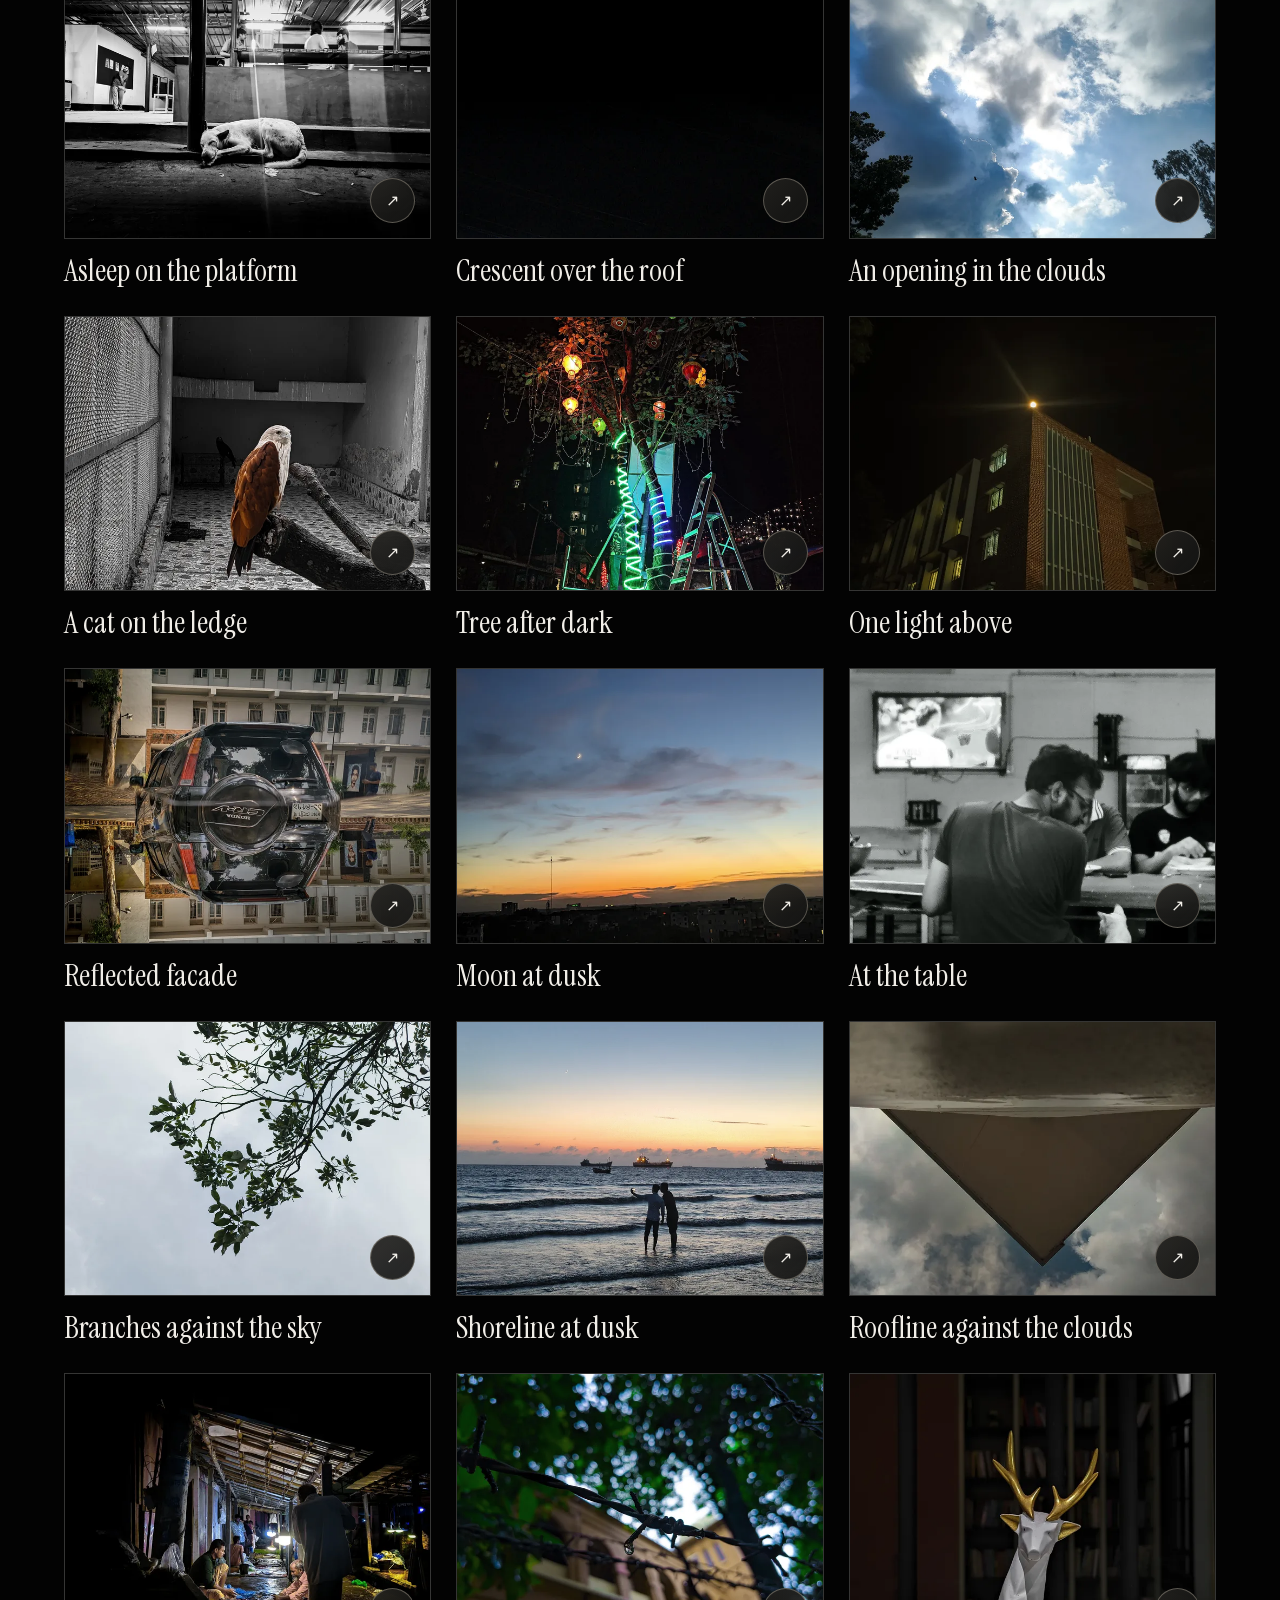
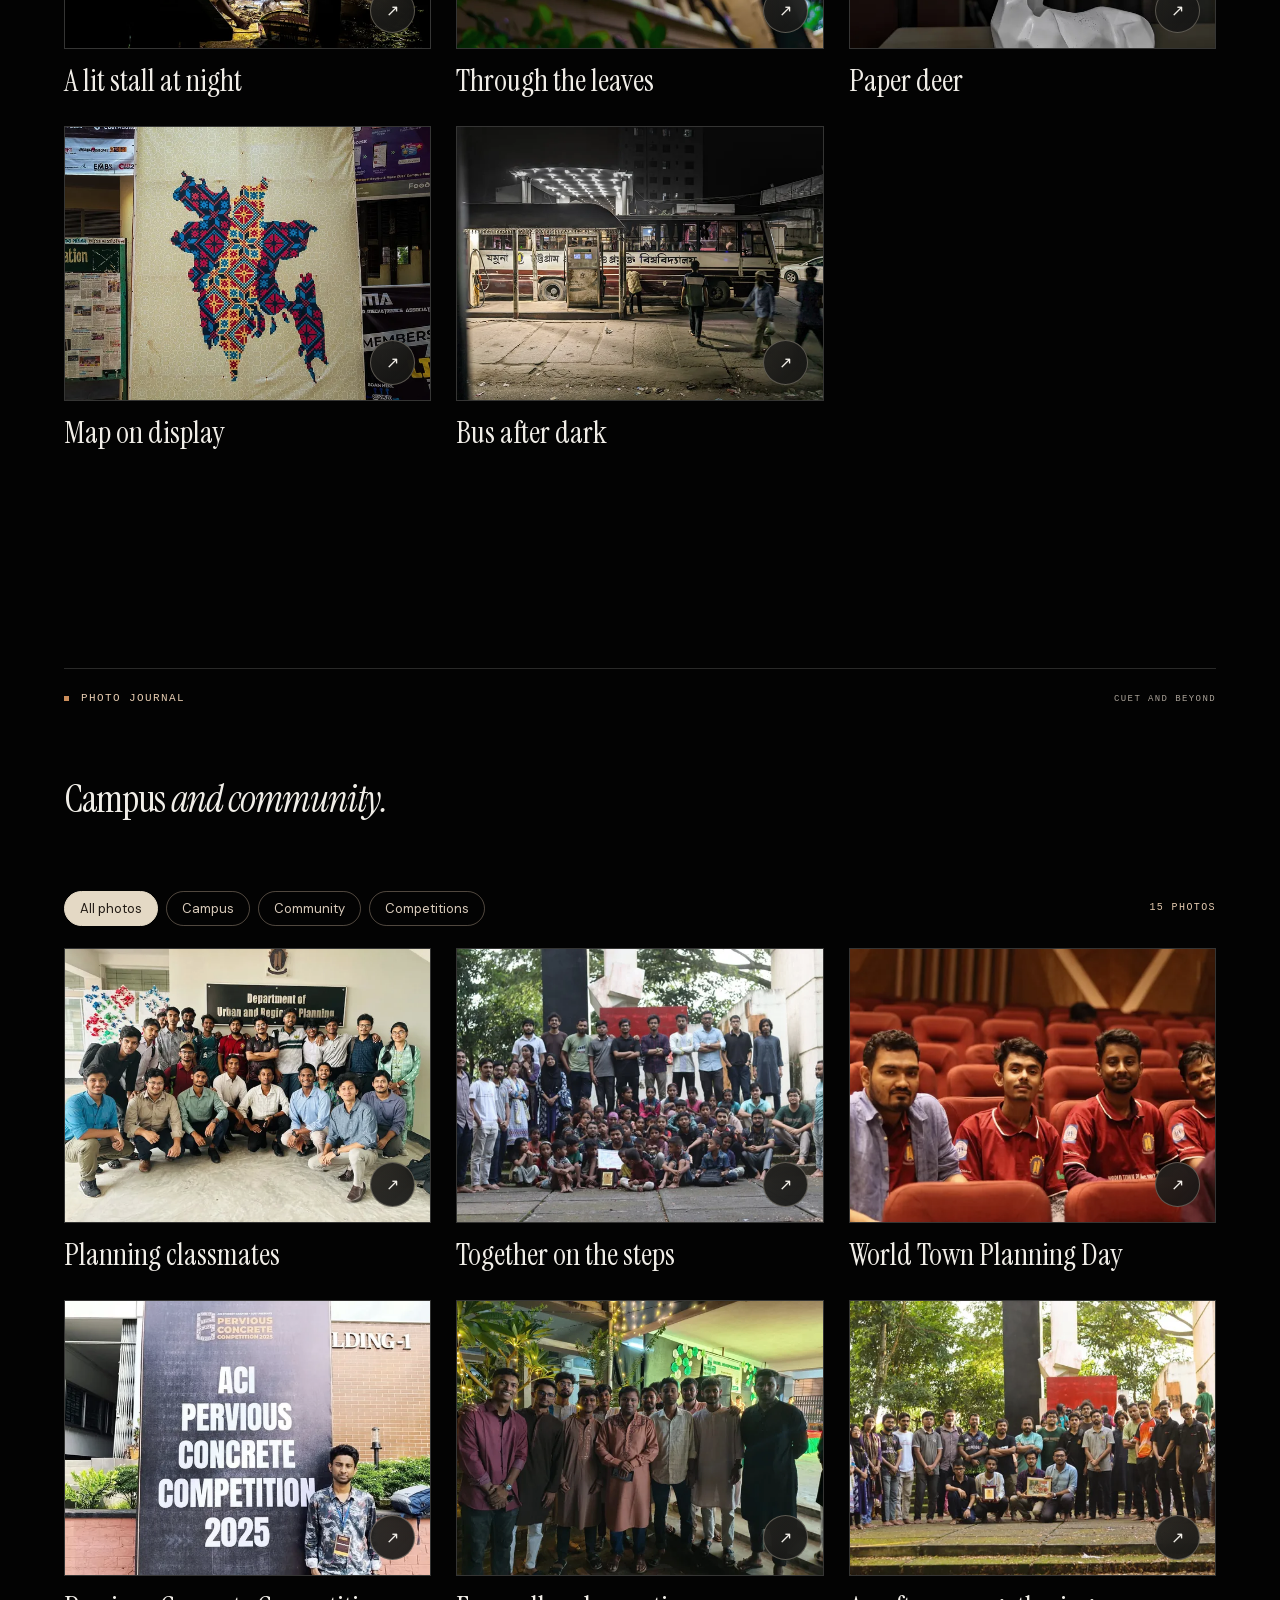
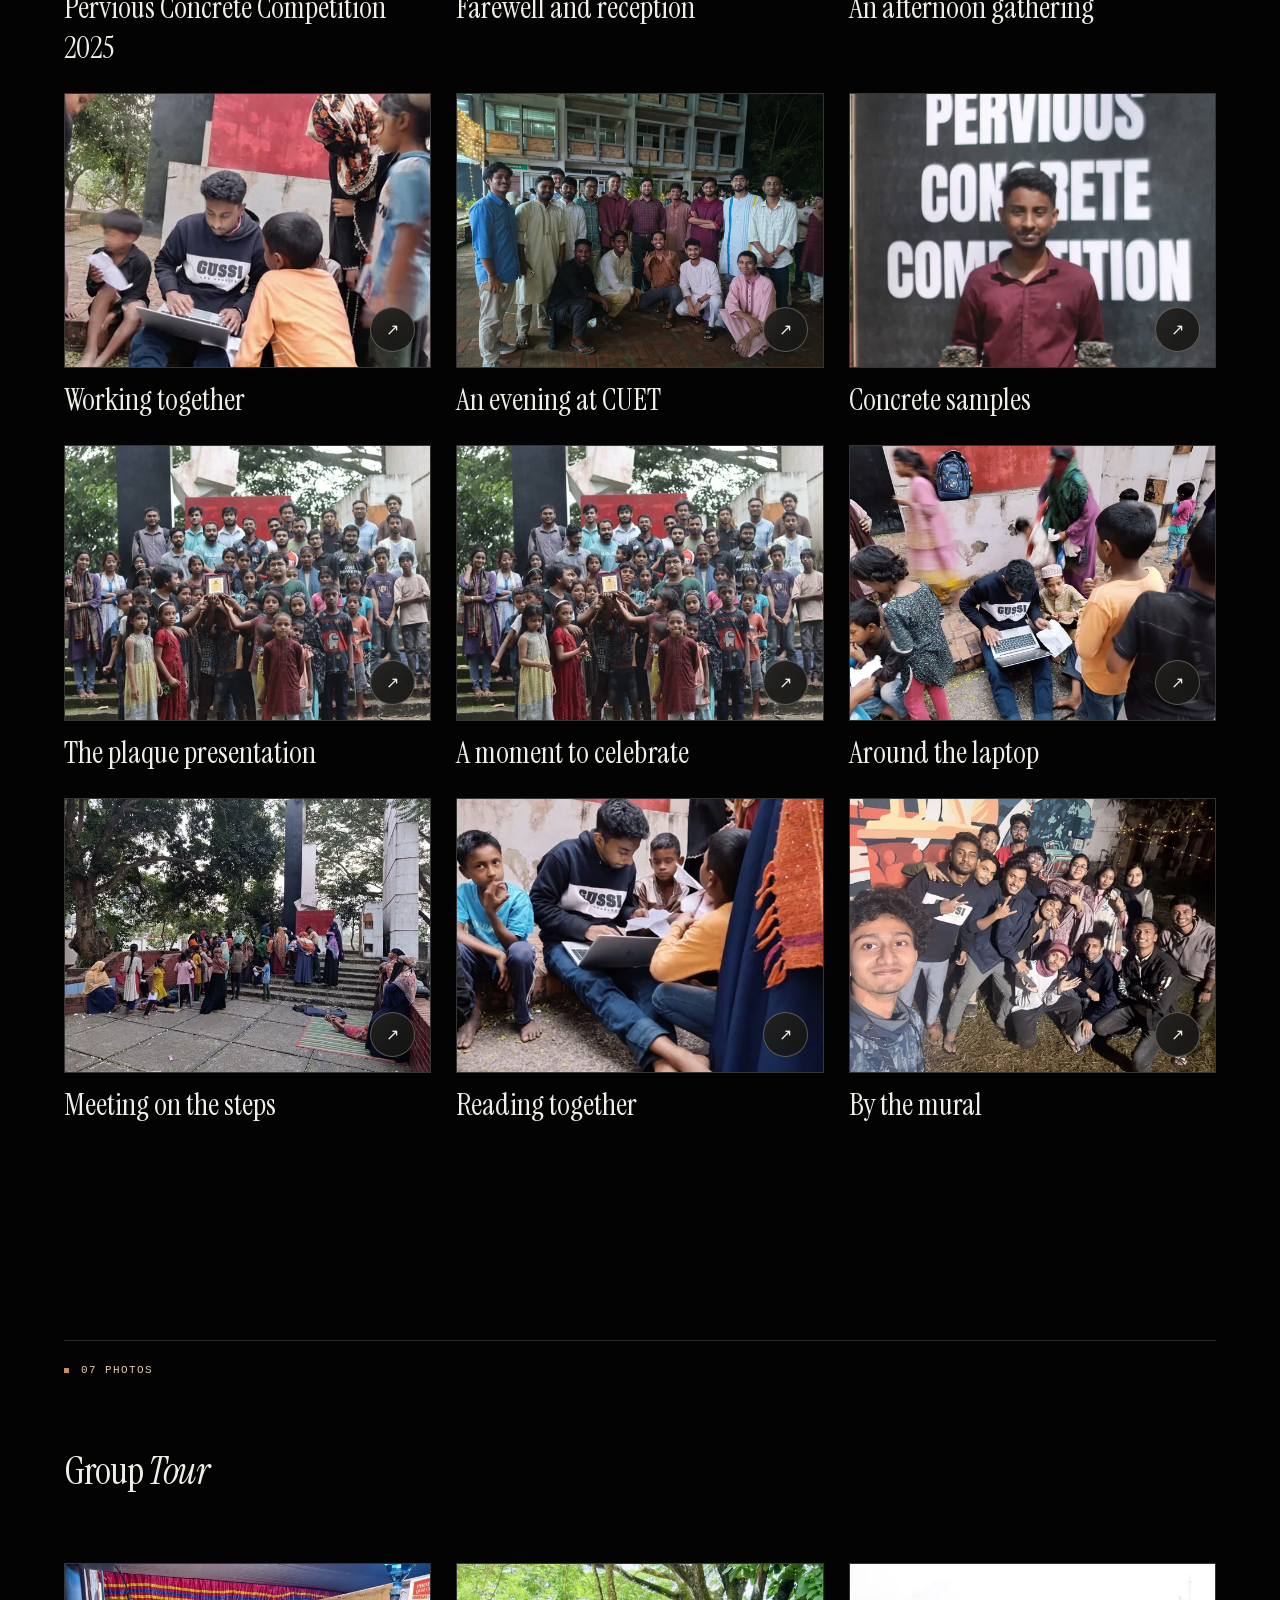
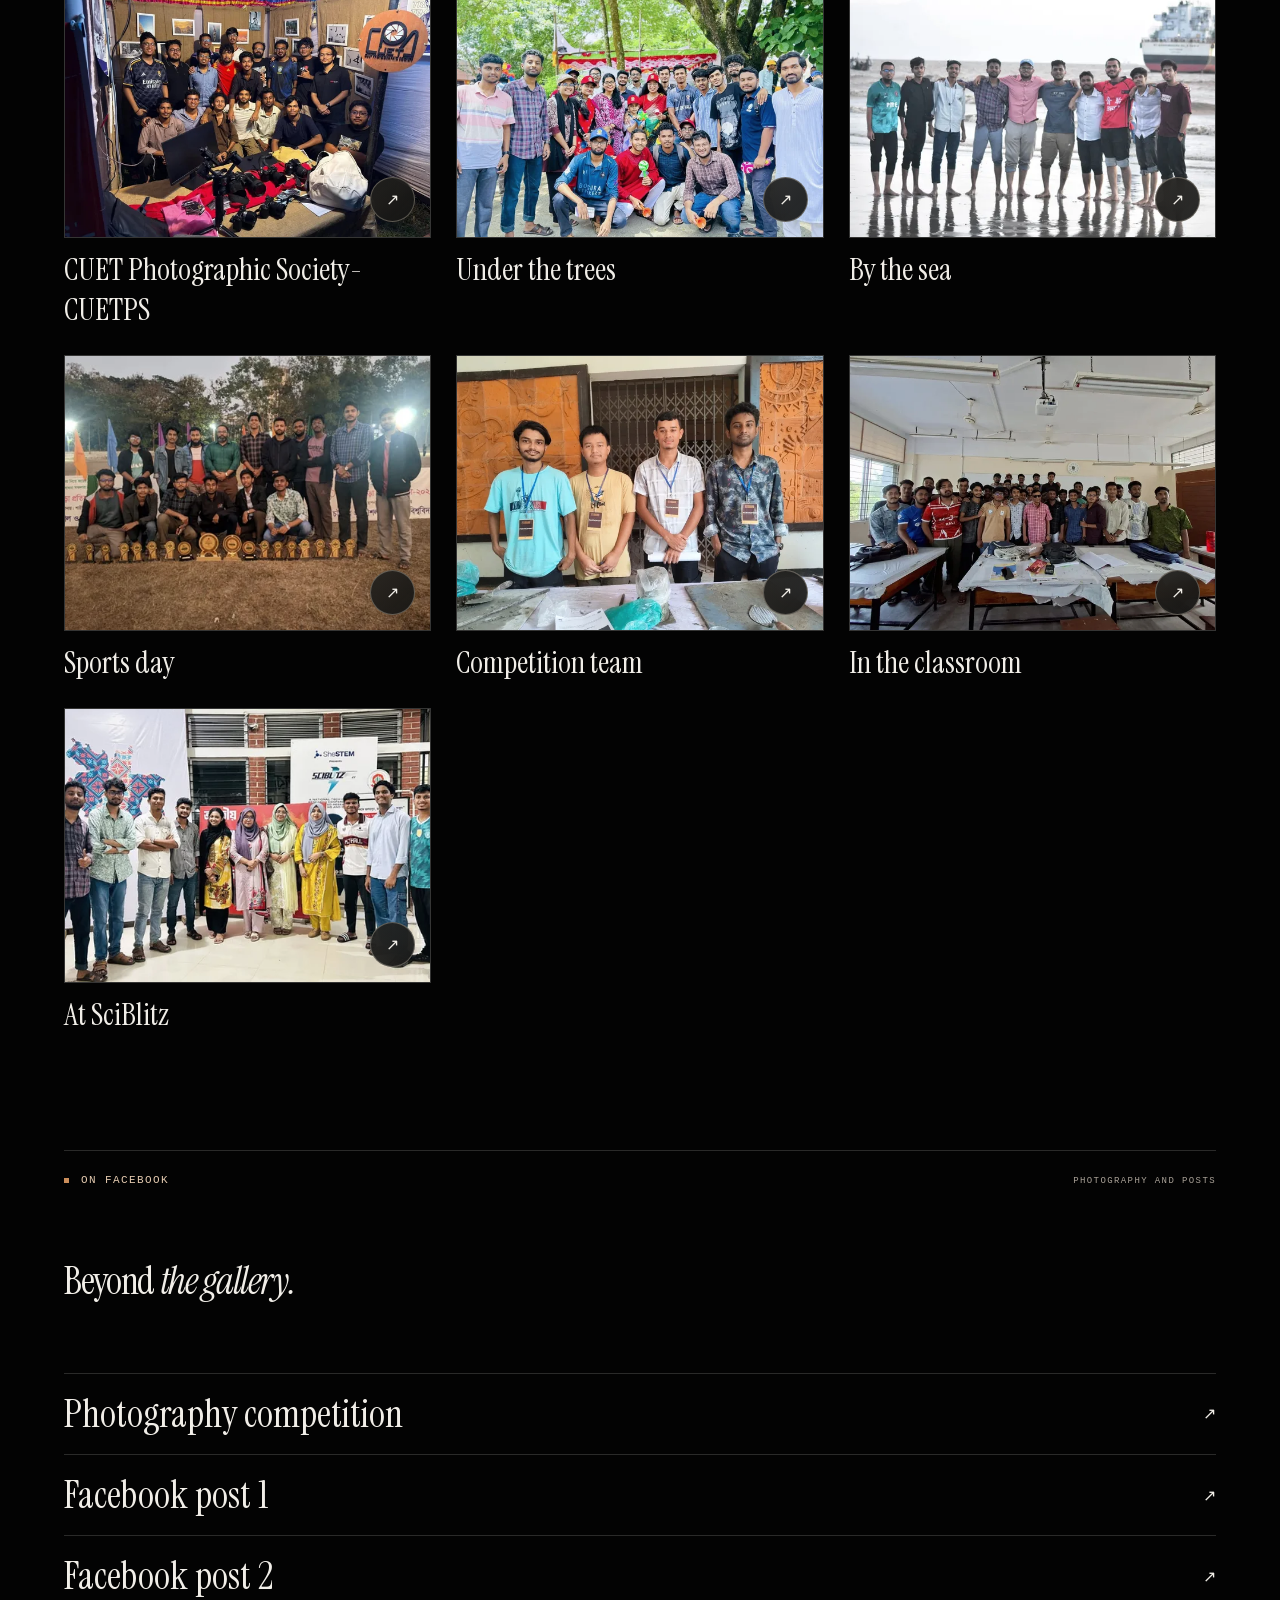
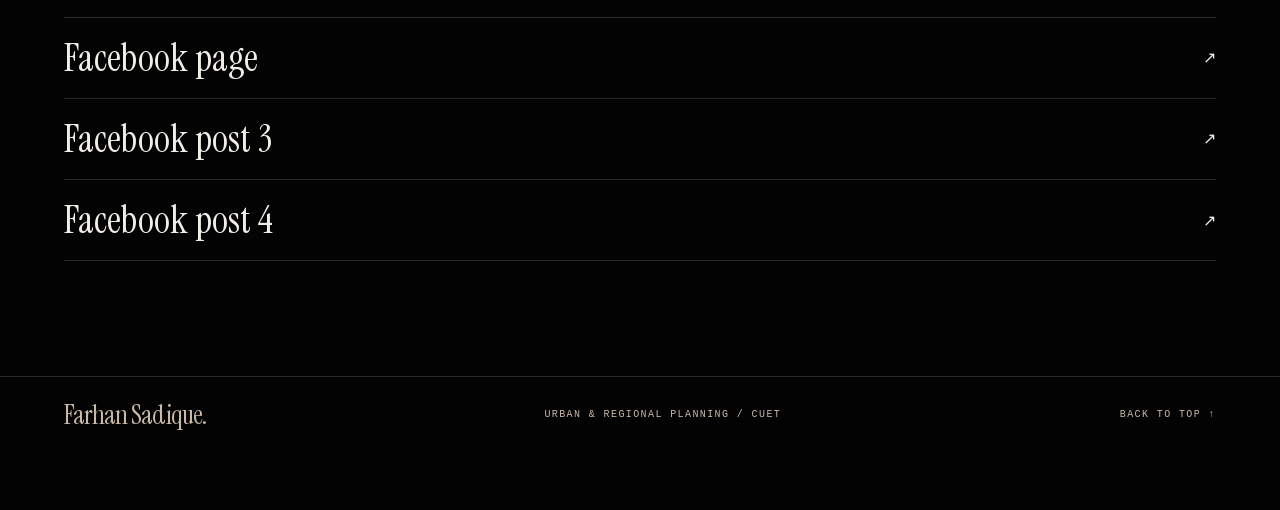
<file: photography.html>
<!doctype html>
<html lang="en">
<head>
  <meta charset="utf-8">
  <meta name="viewport" content="width=device-width, initial-scale=1, viewport-fit=cover">
  <meta name="theme-color" content="#030303">
  <meta name="description" content="Farhan Sadique’s photography journal, with landscapes, architecture, everyday scenes, and life at CUET.">
  <title>Photography | Farhan Sadique</title>
  <link rel="icon" href="assets/icon.svg" type="image/svg+xml">
  <link rel="stylesheet" href="styles.css">
  <script type="module" src="site.js"></script>
</head>
<body>
  <a class="skip-link" href="#main">Skip to content</a>
  <div class="scroll-progress" aria-hidden="true"></div>
  <header class="navigation">
    <a class="wordmark" href="index.html">Farhan Sadique</a>
    <nav class="nav-links" id="main-nav" aria-label="Main navigation">
      <a href="index.html#work" data-signal>Work</a>
      <a href="index.html#about" data-signal>About</a>
      <a href="index.html#skills" data-signal>Skills</a>
      <a href="index.html#education" data-signal>Education</a>
      <a href="index.html#classes" data-signal>Classes</a>
      <a href="photography.html" aria-current="page" data-signal>Photography</a>
      <a class="nav-contact" href="index.html#contact"><span data-signal>Let’s talk</span><span aria-hidden="true">↗</span></a>
    </nav>
    <button type="button" class="menu-toggle" aria-controls="main-nav" aria-expanded="false"><span>Menu</span><span aria-hidden="true">☰</span></button>
  </header>

  <main class="detail-main" id="main">
    <section class="detail-hero photography-hero" aria-labelledby="photography-title">
      <div class="photography-hero-copy">
        <a class="text-link" href="index.html#portraits"><span aria-hidden="true">←</span> Back to portfolio</a>
        <h1 id="photography-title">In <em>frame.</em></h1>
        <p>My photography journal brings together landscapes, architecture, and everyday scenes alongside life at CUET.</p>
        <div class="photography-actions">
          <a class="pill" href="https://www.facebook.com/share/1L1FFds3rY/" target="_blank" rel="noopener noreferrer">Photography page on Facebook <span aria-hidden="true">↗</span></a>
          <a class="text-link" href="#photo-collection">Photo collection <span aria-hidden="true">↓</span></a>
          <a class="text-link" href="#photo-journal">Campus &amp; community <span aria-hidden="true">↓</span></a>
          <a class="text-link" href="#group-tour">Group Tour <span aria-hidden="true">↓</span></a>
        </div>
      </div>
      <figure class="photography-cover">
        <a href="assets/photography/behind-the-camera.webp" data-gallery-image>
          <img src="assets/photography/behind-the-camera-640.webp" srcset="assets/photography/behind-the-camera-640.webp 640w, assets/photography/behind-the-camera.webp 1200w" sizes="(max-width: 700px) 90vw, (max-width: 1100px) 39vw, 460px" width="640" height="853" fetchpriority="high" alt="Farhan looking through a camera at night">
          <span class="art-arrow" aria-hidden="true">↗</span>
        </a>
        <figcaption class="mono">Behind the camera</figcaption>
      </figure>
    </section>

    <section class="chapter photography-gallery" id="photo-collection" aria-labelledby="collection-title">
      <div class="chapter-label mono"><span data-signal>Photography</span><span>35 photos</span></div>
      <div class="section-heading" data-reveal><h2 id="collection-title">Photo <em>collection.</em></h2></div>
      <div class="gallery-grid">
        <figure>
          <a href="assets/photography/collection/sunset-over-the-water.webp" data-gallery-image>
            <img src="assets/photography/collection/sunset-over-the-water-thumb.webp" width="700" height="527" loading="lazy" decoding="async" alt="The sun setting over the sea as people walk along the shore">
            <span aria-hidden="true">↗</span>
          </a>
          <figcaption>Sunset over the water</figcaption>
        </figure>
        <figure>
          <a href="assets/photography/collection/concrete-frames.webp" data-gallery-image>
            <img src="assets/photography/collection/concrete-frames-thumb.webp" width="675" height="900" loading="lazy" decoding="async" alt="Repeating concrete beams and railings viewed from above">
            <span aria-hidden="true">↗</span>
          </a>
          <figcaption>Concrete frames</figcaption>
        </figure>
        <figure>
          <a href="assets/photography/collection/bicycle-on-brick.webp" data-gallery-image>
            <img src="assets/photography/collection/bicycle-on-brick-thumb.webp" width="675" height="900" loading="lazy" decoding="async" alt="A bicycle parked on a brick path beneath trees">
            <span aria-hidden="true">↗</span>
          </a>
          <figcaption>Bicycle on brick</figcaption>
        </figure>
        <figure>
          <a href="assets/photography/collection/light-in-the-surf.webp" data-gallery-image>
            <img src="assets/photography/collection/light-in-the-surf-thumb.webp" width="700" height="525" loading="lazy" decoding="async" alt="People wading in the surf beside a ship lit orange on the horizon">
            <span aria-hidden="true">↗</span>
          </a>
          <figcaption>Light in the surf</figcaption>
        </figure>
        <figure>
          <a href="assets/photography/collection/covered-walkway.webp" data-gallery-image>
            <img src="assets/photography/collection/covered-walkway-thumb.webp" width="605" height="900" loading="lazy" decoding="async" alt="A covered brick walkway in black and white">
            <span aria-hidden="true">↗</span>
          </a>
          <figcaption>The covered walkway</figcaption>
        </figure>
        <figure>
          <a href="assets/photography/collection/stage-lights.webp" data-gallery-image>
            <img src="assets/photography/collection/stage-lights-thumb.webp" width="700" height="527" loading="lazy" decoding="async" alt="Blue and purple beams above a crowd at an outdoor concert">
            <span aria-hidden="true">↗</span>
          </a>
          <figcaption>Stage lights</figcaption>
        </figure>
        <figure>
          <a href="assets/photography/collection/under-the-canopy.webp" data-gallery-image>
            <img src="assets/photography/collection/under-the-canopy-thumb.webp" width="675" height="900" loading="lazy" decoding="async" alt="A broad tree canopy spreading over a low building">
            <span aria-hidden="true">↗</span>
          </a>
          <figcaption>Under the canopy</figcaption>
        </figure>
        <figure>
          <a href="assets/photography/collection/through-the-arch.webp" data-gallery-image>
            <img src="assets/photography/collection/through-the-arch-thumb.webp" width="675" height="900" loading="lazy" decoding="async" alt="Bright sunlight framed by a curved outdoor sculpture">
            <span aria-hidden="true">↗</span>
          </a>
          <figcaption>Through the arch</figcaption>
        </figure>
        <figure>
          <a href="assets/photography/collection/orange-bloom.webp" data-gallery-image>
            <img src="assets/photography/collection/orange-bloom-thumb.webp" width="700" height="525" loading="lazy" decoding="async" alt="A single orange flower among dark green leaves">
            <span aria-hidden="true">↗</span>
          </a>
          <figcaption>Orange bloom</figcaption>
        </figure>
        <figure>
          <a href="assets/photography/collection/railway-platform.webp" data-gallery-image>
            <img src="assets/photography/collection/railway-platform-thumb.webp" width="675" height="900" loading="lazy" decoding="async" alt="Rail tracks and covered platforms receding into the distance">
            <span aria-hidden="true">↗</span>
          </a>
          <figcaption>Railway platform</figcaption>
        </figure>
        <figure>
          <a href="assets/photography/collection/in-transit.webp" data-gallery-image>
            <img src="assets/photography/collection/in-transit-thumb.webp" width="675" height="900" loading="lazy" decoding="async" alt="Passengers seated inside a vehicle with red curtains">
            <span aria-hidden="true">↗</span>
          </a>
          <figcaption>In transit</figcaption>
        </figure>
        <figure>
          <a href="assets/photography/collection/pink-clouds.webp" data-gallery-image>
            <img src="assets/photography/collection/pink-clouds-thumb.webp" width="700" height="525" loading="lazy" decoding="async" alt="Pink clouds above the silhouette of a building at dusk">
            <span aria-hidden="true">↗</span>
          </a>
          <figcaption>Pink clouds at dusk</figcaption>
        </figure>
        <figure>
          <a href="assets/photography/collection/behind-the-mesh.webp" data-gallery-image>
            <img src="assets/photography/collection/behind-the-mesh-thumb.webp" width="675" height="900" loading="lazy" decoding="async" alt="An orange cat behind wire mesh on a concrete ledge">
            <span aria-hidden="true">↗</span>
          </a>
          <figcaption>Behind the mesh</figcaption>
        </figure>
        <figure>
          <a href="assets/photography/collection/courtyard-in-sunlight.webp" data-gallery-image>
            <img src="assets/photography/collection/courtyard-in-sunlight-thumb.webp" width="700" height="525" loading="lazy" decoding="async" alt="A sunny courtyard with trees and buildings on three sides">
            <span aria-hidden="true">↗</span>
          </a>
          <figcaption>Courtyard in sunlight</figcaption>
        </figure>
        <figure>
          <a href="assets/photography/collection/corridor-in-sunlight.webp" data-gallery-image>
            <img src="assets/photography/collection/corridor-in-sunlight-thumb.webp" width="675" height="900" loading="lazy" decoding="async" alt="Long patches of sun across the floor of a corridor">
            <span aria-hidden="true">↗</span>
          </a>
          <figcaption>Corridor in sunlight</figcaption>
        </figure>
        <figure>
          <a href="assets/photography/collection/crowd-in-red-light.webp" data-gallery-image>
            <img src="assets/photography/collection/crowd-in-red-light-thumb.webp" width="700" height="525" loading="lazy" decoding="async" alt="Red lights and smoke above a crowd gathered at night">
            <span aria-hidden="true">↗</span>
          </a>
          <figcaption>Crowd in red light</figcaption>
        </figure>
        <figure>
          <a href="assets/photography/collection/red-rose.webp" data-gallery-image>
            <img src="assets/photography/collection/red-rose-thumb.webp" width="683" height="900" loading="lazy" decoding="async" alt="A single red rose held up in front of a paved courtyard">
            <span aria-hidden="true">↗</span>
          </a>
          <figcaption>Red rose</figcaption>
        </figure>
        <figure>
          <a href="assets/photography/collection/riverbank.webp" data-gallery-image>
            <img src="assets/photography/collection/riverbank-thumb.webp" width="700" height="525" loading="lazy" decoding="async" alt="Greenery on the near bank and a bright sky reflected in the river">
            <span aria-hidden="true">↗</span>
          </a>
          <figcaption>Across the river</figcaption>
        </figure>
        <figure>
          <a href="assets/photography/collection/asleep-on-the-platform.webp" data-gallery-image>
            <img src="assets/photography/collection/asleep-on-the-platform-thumb.webp" width="700" height="525" loading="lazy" decoding="async" alt="A dog asleep on a raised platform in a black-and-white photograph">
            <span aria-hidden="true">↗</span>
          </a>
          <figcaption>Asleep on the platform</figcaption>
        </figure>
        <figure>
          <a href="assets/photography/collection/crescent-over-the-roof.webp" data-gallery-image>
            <img src="assets/photography/collection/crescent-over-the-roof-thumb.webp" width="700" height="829" loading="lazy" decoding="async" alt="A small crescent moon above a lit rooftop sign">
            <span aria-hidden="true">↗</span>
          </a>
          <figcaption>Crescent over the roof</figcaption>
        </figure>
        <figure>
          <a href="assets/photography/collection/clouds-opening.webp" data-gallery-image>
            <img src="assets/photography/collection/clouds-opening-thumb.webp" width="700" height="525" loading="lazy" decoding="async" alt="Sunlight breaking through thick clouds between treetops">
            <span aria-hidden="true">↗</span>
          </a>
          <figcaption>An opening in the clouds</figcaption>
        </figure>
        <figure>
          <a href="assets/photography/collection/a-cat-on-the-ledge.webp" data-gallery-image>
            <img src="assets/photography/collection/a-cat-on-the-ledge-thumb.webp" width="675" height="900" loading="lazy" decoding="async" alt="An orange cat on a ledge against a mostly black-and-white courtyard">
            <span aria-hidden="true">↗</span>
          </a>
          <figcaption>A cat on the ledge</figcaption>
        </figure>
        <figure>
          <a href="assets/photography/collection/tree-after-dark.webp" data-gallery-image>
            <img src="assets/photography/collection/tree-after-dark-thumb.webp" width="675" height="900" loading="lazy" decoding="async" alt="Colored lights illuminating the trunk and branches of a tree at night">
            <span aria-hidden="true">↗</span>
          </a>
          <figcaption>Tree after dark</figcaption>
        </figure>
        <figure>
          <a href="assets/photography/collection/one-light-above.webp" data-gallery-image>
            <img src="assets/photography/collection/one-light-above-thumb.webp" width="675" height="900" loading="lazy" decoding="async" alt="A bright light above the corner of a tall building at night">
            <span aria-hidden="true">↗</span>
          </a>
          <figcaption>One light above</figcaption>
        </figure>
        <figure>
          <a href="assets/photography/collection/reflected-facade.webp" data-gallery-image>
            <img src="assets/photography/collection/reflected-facade-thumb.webp" width="675" height="900" loading="lazy" decoding="async" alt="A building and several people reflected across still water">
            <span aria-hidden="true">↗</span>
          </a>
          <figcaption>Reflected facade</figcaption>
        </figure>
        <figure>
          <a href="assets/photography/collection/moon-at-dusk.webp" data-gallery-image>
            <img src="assets/photography/collection/moon-at-dusk-thumb.webp" width="700" height="525" loading="lazy" decoding="async" alt="A crescent moon above a fading orange horizon and distant rooftops">
            <span aria-hidden="true">↗</span>
          </a>
          <figcaption>Moon at dusk</figcaption>
        </figure>
        <figure>
          <a href="assets/photography/collection/at-the-table.webp" data-gallery-image>
            <img src="assets/photography/collection/at-the-table-thumb.webp" width="675" height="900" loading="lazy" decoding="async" alt="A black-and-white view of someone leaning over a table indoors">
            <span aria-hidden="true">↗</span>
          </a>
          <figcaption>At the table</figcaption>
        </figure>
        <figure>
          <a href="assets/photography/collection/branches-against-the-sky.webp" data-gallery-image>
            <img src="assets/photography/collection/branches-against-the-sky-thumb.webp" width="700" height="892" loading="lazy" decoding="async" alt="Leafy branches reaching across a pale sky">
            <span aria-hidden="true">↗</span>
          </a>
          <figcaption>Branches against the sky</figcaption>
        </figure>
        <figure>
          <a href="assets/photography/collection/shoreline-at-dusk.webp" data-gallery-image>
            <img src="assets/photography/collection/shoreline-at-dusk-thumb.webp" width="700" height="525" loading="lazy" decoding="async" alt="Two people standing in shallow water with ships on the horizon at dusk">
            <span aria-hidden="true">↗</span>
          </a>
          <figcaption>Shoreline at dusk</figcaption>
        </figure>
        <figure>
          <a href="assets/photography/collection/roofline.webp" data-gallery-image>
            <img src="assets/photography/collection/roofline-thumb.webp" width="675" height="900" loading="lazy" decoding="async" alt="A sharply angled building edge framed by dark clouds">
            <span aria-hidden="true">↗</span>
          </a>
          <figcaption>Roofline against the clouds</figcaption>
        </figure>
        <figure>
          <a href="assets/photography/collection/lit-stall.webp" data-gallery-image>
            <img src="assets/photography/collection/lit-stall-thumb.webp" width="675" height="900" loading="lazy" decoding="async" alt="A small lit stall surrounded by darkness">
            <span aria-hidden="true">↗</span>
          </a>
          <figcaption>A lit stall at night</figcaption>
        </figure>
        <figure>
          <a href="assets/photography/collection/building-through-leaves.webp" data-gallery-image>
            <img src="assets/photography/collection/building-through-leaves-thumb.webp" width="700" height="525" loading="lazy" decoding="async" alt="Green leaves in front of a building seen from below">
            <span aria-hidden="true">↗</span>
          </a>
          <figcaption>Through the leaves</figcaption>
        </figure>
        <figure>
          <a href="assets/photography/collection/paper-deer.webp" data-gallery-image>
            <img src="assets/photography/collection/paper-deer-thumb.webp" width="675" height="900" loading="lazy" decoding="async" alt="A white folded sculpture of a deer with gold antlers">
            <span aria-hidden="true">↗</span>
          </a>
          <figcaption>Paper deer</figcaption>
        </figure>
        <figure>
          <a href="assets/photography/collection/map-on-display.webp" data-gallery-image>
            <img src="assets/photography/collection/map-on-display-thumb.webp" width="675" height="900" loading="lazy" decoding="async" alt="A colorful map of Bangladesh displayed on a wooden stand">
            <span aria-hidden="true">↗</span>
          </a>
          <figcaption>Map on display</figcaption>
        </figure>
        <figure>
          <a href="assets/photography/collection/bus-after-dark.webp" data-gallery-image>
            <img src="assets/photography/collection/bus-after-dark-thumb.webp" width="700" height="525" loading="lazy" decoding="async" alt="People beside a bus in front of a brightly lit building at night">
            <span aria-hidden="true">↗</span>
          </a>
          <figcaption>Bus after dark</figcaption>
        </figure>
      </div>
    </section>

    <section class="chapter gallery photography-gallery" id="photo-journal" aria-labelledby="journal-title">
      <div class="chapter-label mono"><span data-signal>Photo journal</span><span>CUET and beyond</span></div>
      <div class="section-heading" data-reveal><h2 id="journal-title">Campus <em>and community.</em></h2></div>
      <div class="gallery-bar">
        <div class="gallery-filters" role="group" aria-label="Filter photos">
          <button type="button" aria-pressed="true" data-filter="all" aria-controls="photo-grid">All photos</button>
          <button type="button" aria-pressed="false" data-filter="campus" aria-controls="photo-grid">Campus</button>
          <button type="button" aria-pressed="false" data-filter="community" aria-controls="photo-grid">Community</button>
          <button type="button" aria-pressed="false" data-filter="competition" aria-controls="photo-grid">Competitions</button>
        </div>
        <span class="mono" data-gallery-count="photo" aria-live="polite">15 photos</span>
      </div>
      <div class="gallery-grid" id="photo-grid">
        <figure data-category="campus">
          <a href="assets/photography/planning-class.webp" data-gallery-image>
            <img src="assets/photography/planning-class-640.webp" width="640" height="480" loading="lazy" decoding="async" alt="A group posing by the Department of Urban and Regional Planning sign">
            <span aria-hidden="true">↗</span>
          </a>
          <figcaption>Planning classmates</figcaption>
        </figure>
        <figure data-category="community">
          <a href="assets/photography/community-group.webp" data-gallery-image>
            <img src="assets/photography/community-group-640.webp" width="640" height="427" loading="lazy" decoding="async" alt="Adults and children gathering on the steps around a framed picture and a plaque">
            <span aria-hidden="true">↗</span>
          </a>
          <figcaption>Together on the steps</figcaption>
        </figure>
        <figure data-category="campus">
          <a href="assets/photography/town-planning-day.webp" data-gallery-image>
            <img src="assets/photography/town-planning-day-640.webp" width="640" height="427" loading="lazy" decoding="async" alt="Four people seated in a red auditorium, three in matching World Town Planning Day shirts">
            <span aria-hidden="true">↗</span>
          </a>
          <figcaption>World Town Planning Day</figcaption>
        </figure>
        <figure data-category="competition" id="concrete-competition">
          <a href="assets/photography/concrete-competition.webp" data-gallery-image>
            <img src="assets/photography/concrete-competition-640.webp" width="640" height="850" loading="lazy" decoding="async" alt="A participant beside the ACI Pervious Concrete Competition 2025 banner">
            <span aria-hidden="true">↗</span>
          </a>
          <figcaption>Pervious Concrete Competition 2025</figcaption>
        </figure>
        <figure data-category="campus">
          <a href="assets/photography/farewell-reception.webp" data-gallery-image>
            <img src="assets/photography/farewell-reception-640.webp" width="640" height="480" loading="lazy" decoding="async" alt="A group at a farewell and reception ceremony under strings of lights">
            <span aria-hidden="true">↗</span>
          </a>
          <figcaption>Farewell and reception</figcaption>
        </figure>
        <figure data-category="community">
          <a href="assets/photography/community-gathering.webp" data-gallery-image>
            <img src="assets/photography/community-gathering-640.webp" width="640" height="427" loading="lazy" decoding="async" alt="A group outdoors with a plaque and a framed picture">
            <span aria-hidden="true">↗</span>
          </a>
          <figcaption>An afternoon gathering</figcaption>
        </figure>
        <figure data-category="community">
          <a href="assets/photography/working-together.webp" data-gallery-image>
            <img src="assets/photography/working-together-640.webp" width="640" height="359" loading="lazy" decoding="async" alt="Children gathered around someone working on a laptop outdoors">
            <span aria-hidden="true">↗</span>
          </a>
          <figcaption>Working together</figcaption>
        </figure>
        <figure data-category="campus">
          <a href="assets/photography/evening-at-cuet.webp" data-gallery-image>
            <img src="assets/photography/evening-at-cuet-640.webp" width="640" height="480" loading="lazy" decoding="async" alt="A group posing in front of a campus building lit up at night">
            <span aria-hidden="true">↗</span>
          </a>
          <figcaption>An evening at CUET</figcaption>
        </figure>
        <figure data-category="competition">
          <a href="assets/photography/concrete-samples.webp" data-gallery-image>
            <img src="assets/photography/concrete-samples-640.webp" width="600" height="900" loading="lazy" decoding="async" alt="A participant holding two concrete samples in front of the ACI competition backdrop">
            <span aria-hidden="true">↗</span>
          </a>
          <figcaption>Concrete samples</figcaption>
        </figure>
        <figure data-category="community">
          <a href="assets/photography/plaque-presentation.webp" data-gallery-image>
            <img src="assets/photography/plaque-presentation-640.webp" width="640" height="427" loading="lazy" decoding="async" alt="Children and adults holding up a plaque during an outdoor gathering">
            <span aria-hidden="true">↗</span>
          </a>
          <figcaption>The plaque presentation</figcaption>
        </figure>
        <figure data-category="community">
          <a href="assets/photography/sharing-the-plaque.webp" data-gallery-image>
            <img src="assets/photography/sharing-the-plaque-640.webp" width="640" height="427" loading="lazy" decoding="async" alt="A smiling boy holding up a plaque with the group around him">
            <span aria-hidden="true">↗</span>
          </a>
          <figcaption>A moment to celebrate</figcaption>
        </figure>
        <figure data-category="community">
          <a href="assets/photography/around-the-laptop.webp" data-gallery-image>
            <img src="assets/photography/around-the-laptop-640.webp" width="640" height="482" loading="lazy" decoding="async" alt="An overhead view of children gathered beside a laptop and a sheet of paper">
            <span aria-hidden="true">↗</span>
          </a>
          <figcaption>Around the laptop</figcaption>
        </figure>
        <figure data-category="community">
          <a href="assets/photography/on-the-steps.webp" data-gallery-image>
            <img src="assets/photography/on-the-steps-640.webp" width="640" height="482" loading="lazy" decoding="async" alt="Adults and children gathering near a monument beneath a large tree">
            <span aria-hidden="true">↗</span>
          </a>
          <figcaption>Meeting on the steps</figcaption>
        </figure>
        <figure data-category="community">
          <a href="assets/photography/reading-together.webp" data-gallery-image>
            <img src="assets/photography/reading-together-640.webp" width="640" height="359" loading="lazy" decoding="async" alt="Children sitting beside a person reading from a sheet of paper with a laptop on their lap">
            <span aria-hidden="true">↗</span>
          </a>
          <figcaption>Reading together</figcaption>
        </figure>
        <figure data-category="campus">
          <a href="assets/photography/mural-at-night.webp" data-gallery-image>
            <img src="assets/photography/mural-at-night-640.webp" width="640" height="480" loading="lazy" decoding="async" alt="A group taking a selfie by a colorful mural and string lights at night">
            <span aria-hidden="true">↗</span>
          </a>
          <figcaption>By the mural</figcaption>
        </figure>
      </div>
    </section>

    <section class="chapter photography-gallery" id="group-tour" aria-labelledby="group-tour-title">
      <div class="chapter-label mono"><span>07 photos</span></div>
      <div class="section-heading" data-reveal><h2 id="group-tour-title">Group <em>Tour</em></h2></div>
      <div class="gallery-grid">
        <figure>
          <a href="assets/photography/group-tour/photography-booth.webp" data-gallery-image>
            <img src="assets/photography/group-tour/photography-booth-thumb.webp" width="640" height="480" loading="lazy" decoding="async" alt="A group posing at the CUET Photographic Society booth with cameras and prints on display">
            <span aria-hidden="true">↗</span>
          </a>
          <figcaption>CUET Photographic Society-CUETPS</figcaption>
        </figure>
        <figure>
          <a href="assets/photography/group-tour/under-the-trees.webp" data-gallery-image>
            <img src="assets/photography/group-tour/under-the-trees-thumb.webp" width="640" height="480" loading="lazy" decoding="async" alt="A group posing beneath trees in front of a red and green canopy">
            <span aria-hidden="true">↗</span>
          </a>
          <figcaption>Under the trees</figcaption>
        </figure>
        <figure>
          <a href="assets/photography/group-tour/by-the-sea.webp" data-gallery-image>
            <img src="assets/photography/group-tour/by-the-sea-thumb.webp" width="640" height="427" loading="lazy" decoding="async" alt="Ten people standing together on a beach with a ship offshore">
            <span aria-hidden="true">↗</span>
          </a>
          <figcaption>By the sea</figcaption>
        </figure>
        <figure>
          <a href="assets/photography/group-tour/sports-day.webp" data-gallery-image>
            <img src="assets/photography/group-tour/sports-day-thumb.webp" width="640" height="360" loading="lazy" decoding="async" alt="A group posing on a field behind a row of trophies at dusk">
            <span aria-hidden="true">↗</span>
          </a>
          <figcaption>Sports day</figcaption>
        </figure>
        <figure>
          <a href="assets/photography/group-tour/competition-team.webp" data-gallery-image>
            <img src="assets/photography/group-tour/competition-team-thumb.webp" width="640" height="482" loading="lazy" decoding="async" alt="Four participants standing behind a table with concrete samples">
            <span aria-hidden="true">↗</span>
          </a>
          <figcaption>Competition team</figcaption>
        </figure>
        <figure>
          <a href="assets/photography/group-tour/classroom-group.webp" data-gallery-image>
            <img src="assets/photography/group-tour/classroom-group-thumb.webp" width="640" height="480" loading="lazy" decoding="async" alt="A group posing together behind desks in a classroom">
            <span aria-hidden="true">↗</span>
          </a>
          <figcaption>In the classroom</figcaption>
        </figure>
        <figure>
          <a href="assets/photography/group-tour/sciblitz.webp" data-gallery-image>
            <img src="assets/photography/group-tour/sciblitz-thumb.webp" width="640" height="360" loading="lazy" decoding="async" alt="A group posing beside the SciBlitz event signs and a colorful map of Bangladesh">
            <span aria-hidden="true">↗</span>
          </a>
          <figcaption>At SciBlitz</figcaption>
        </figure>
      </div>
    </section>

    <section class="chapter photography-posts" aria-labelledby="posts-title">
      <div class="chapter-label mono"><span data-signal>On Facebook</span><span>Photography and posts</span></div>
      <div class="section-heading" data-reveal><h2 id="posts-title">Beyond <em>the gallery.</em></h2></div>
      <div class="work-more">
        <a href="https://www.facebook.com/share/p/19jaMEgeWz/" target="_blank" rel="noopener noreferrer">Photography competition <span aria-hidden="true">↗</span></a>
        <a href="https://www.facebook.com/share/p/19eYdcs1vt/" target="_blank" rel="noopener noreferrer">Facebook post 1 <span aria-hidden="true">↗</span></a>
        <a href="https://www.facebook.com/share/p/1TKarCwXKq/" target="_blank" rel="noopener noreferrer">Facebook post 2 <span aria-hidden="true">↗</span></a>
        <a href="https://www.facebook.com/share/1aFy7QNEjN/" target="_blank" rel="noopener noreferrer">Facebook page <span aria-hidden="true">↗</span></a>
        <a href="https://www.facebook.com/share/p/154nb4FoQPh/" target="_blank" rel="noopener noreferrer">Facebook post 3 <span aria-hidden="true">↗</span></a>
        <a href="https://www.facebook.com/share/p/1W8vt4X128/" target="_blank" rel="noopener noreferrer">Facebook post 4 <span aria-hidden="true">↗</span></a>
      </div>
    </section>
  </main>

  <footer class="site-footer"><a class="wordmark" href="index.html">Farhan Sadique.</a><span class="mono">Urban &amp; Regional Planning / CUET</span><a class="mono" href="#main">Back to top <span aria-hidden="true">↑</span></a></footer>
  <button type="button" class="motion-toggle mono" aria-label="Motion off — enable animations" aria-pressed="false" hidden><span aria-hidden="true">▷</span> <span>Motion off</span></button>
  <dialog class="image-dialog" aria-labelledby="image-caption"><button type="button" aria-label="Close photo">×</button><img alt=""><p id="image-caption"></p></dialog>
</body>
</html>
</file>
<file: styles.css>
@font-face{font-family:Instrument Serif;src:url(assets/fonts/instrument-serif.woff2) format("woff2");font-display:swap}
@font-face{font-family:Instrument Serif;src:url(assets/fonts/instrument-serif-italic.woff2) format("woff2");font-style:italic;font-display:swap}
@font-face{font-family:DM Sans;src:url(assets/fonts/dm-sans.woff2) format("woff2");font-weight:100 1000;font-display:swap}

:root{color-scheme:dark;--bg:#030303;--surface:#0b0b0b;--ink:#f1eee8;--muted:#b4ada3;--accent:#ff8c59;--warm:#e5cbb0;--line:#f1eee829;--gutter:clamp(24px,5vw,88px);--serif:"Instrument Serif",Georgia,serif;--sans:"DM Sans",Arial,sans-serif;--mono:"SFMono-Regular",Consolas,monospace;--glass:linear-gradient(135deg,#f3e6cf14,#d2dae505),#10100fe8}
:root {
  --page-inset: max(var(--gutter), calc((100% - 1440px) / 2), env(safe-area-inset-left), env(safe-area-inset-right));
  --nav-top: max(16px, env(safe-area-inset-top));
  --nav-height: 68px;
}
*,*::before,*::after{box-sizing:border-box}
html{scroll-behavior:smooth}
body{margin:0;background:var(--bg);color:var(--ink);font-family:var(--sans);-webkit-font-smoothing:antialiased}
a{color:inherit;text-decoration:none}
button,summary{cursor:pointer}
button{color:inherit;font:inherit}
img{display:block;max-width:100%}
figure,p,h1,h2,h3{margin:0}
h1,h2,h3,.wordmark{font-family:var(--serif);font-weight:400}
h1,h2,h3{letter-spacing:-.035em}
em{font-weight:400}
:focus-visible{outline:2px solid var(--accent);outline-offset:5px}
::selection{background:#e5cbb0;color:#15110c}
[hidden]{display:none!important}
.mono{font:400 10px/1.65 var(--mono);letter-spacing:1.4px;text-transform:uppercase}
.muted{color:var(--muted)}
.skip-link{position:fixed;z-index:90;top:8px;left:8px;transform:translateY(-160%);background:var(--ink);color:var(--bg);padding:12px 18px}
.skip-link:focus{transform:none}
.scroll-progress{position:fixed;z-index:80;inset:0 0 auto;height:2px;background:var(--accent);transform:scaleX(0);transform-origin:left}
.navigation{position:fixed;z-index:40;top:var(--nav-top);left:var(--page-inset);right:var(--page-inset);margin:auto;max-width:1120px;height:var(--nav-height);padding:0 22px 0 28px;display:flex;align-items:center;justify-content:space-between;gap:24px;border:1px solid #e7e1d52b;border-radius:22px;background:var(--glass);box-shadow:inset 0 1px #ffffff1a,0 12px 36px #0003;backdrop-filter:blur(20px) saturate(135%);transition:transform .34s cubic-bezier(.22,1,.36,1),opacity .25s}
.navigation::before{content:"";position:absolute;pointer-events:none;top:0;left:12%;right:12%;height:1px;background:linear-gradient(90deg,transparent,#f7f1e34d,transparent)}
.navigation[data-hidden="true"]{transform:translateY(calc(-100% - var(--nav-top) - 8px));opacity:0;pointer-events:none}
.navigation:focus-within{transform:none;opacity:1;pointer-events:auto}
.wordmark{font-size:27px;line-height:1;letter-spacing:-.035em;white-space:nowrap}
.nav-links{display:flex;align-items:center;gap:2px}
.nav-links>a,.menu-toggle{border-radius:12px;padding:13px 16px;color:#d5d0c8;font-size:12px}
.nav-links>a:hover,.nav-links>a[aria-current]{color:#fff5e5;background:#e9e3d510}
.nav-links>.nav-contact{display:flex;justify-content:space-between;gap:24px;margin-left:14px;color:#f4e8d5;background:linear-gradient(140deg,#f6eee32e,#cbbfaa12);border:1px solid #f1e7d547;box-shadow:inset 0 1px #fff3}
.menu-toggle{display:none}

.hero{min-height:760px;height:100svh;max-height:1150px;position:relative;isolation:isolate;padding:calc(var(--nav-top) + var(--nav-height) + 28px) var(--page-inset) max(27px,env(safe-area-inset-bottom));display:flex;flex-direction:column;overflow:hidden}
.hero-grid{position:absolute;z-index:-2;inset:85px var(--page-inset) 0;background:linear-gradient(90deg,var(--line) 1px,transparent 1px);background-size:16.666% 100%;opacity:.24;mask-image:linear-gradient(black,transparent 92%)}
.hero-art{position:absolute;z-index:-1;pointer-events:none;inset:0;overflow:hidden;--portrait-width:min(44vw,610px);--portrait-top:54px}
.hero-art img{position:absolute;width:var(--portrait-width);height:auto;left:var(--portrait-x,50%);top:var(--portrait-top);transform:translateX(-50%);filter:grayscale(1) brightness(.92) contrast(1.27);mix-blend-mode:screen;mask-image:radial-gradient(ellipse 62% 69% at 50% 31%,black 42%,transparent 91%);opacity:.9}
.hero-art.is-live img{opacity:.35}
.hero-art canvas{width:100%;height:100%;display:block;position:absolute;inset:0}
.hero-art::after{content:"";position:absolute;inset:0;background:linear-gradient(transparent 52%,#03030345 64%,#030303e8 78%,#030303 91%)}
.hero-topline,.hero-bottom{position:relative;z-index:1;display:flex;justify-content:space-between;align-items:center;gap:12px;color:#b0aaa2;font-size:8px}
.hero-topline>span:first-child::before,.chapter-label>span:first-child::before{content:"";display:inline-block;vertical-align:middle;background:var(--accent);width:5px;height:5px;border-radius:50%;margin-right:10px;box-shadow:0 0 12px #ff8c5990}
.hero-side{position:absolute;top:34%;left:var(--page-inset);color:#a9a099;line-height:1.95;font-size:8px}
.hero-side>span{color:#e9a685;display:block;margin-bottom:31px}
.hero-side>strong{color:var(--accent);font:400 23px/1 var(--sans);display:block;margin-bottom:7px}
.hero-content{position:relative;margin:auto 0 0;text-align:center;transform:translateY(var(--hero-y,0));opacity:var(--hero-opacity,1)}
.hero-kicker{color:#d5c5b7;font-size:8px;letter-spacing:2px;margin-bottom:12px}
.hero h1{font-size:clamp(90px,12.7vw,208px);line-height:.98;letter-spacing:-.05em;text-shadow:0 4px 45px #0008;overflow:hidden;padding:0 .08em .06em}
.hero-name{display:block}
.hero-name em{margin-left:.035em}
.hero-description{margin-top:14px;font-size:15px;line-height:1.65;color:#ded9d1}
.hero-description b{color:var(--accent);font-weight:400;margin:0 3px}
.hero-actions{display:flex;justify-content:center;align-items:center;gap:28px;margin-top:16px}
.pill,.text-link{display:inline-flex;justify-content:space-between;align-items:center;gap:24px;font-size:12px}
.pill{padding:12px 19px;border:1px solid #e4d6bd55;border-radius:99px;background:var(--glass);backdrop-filter:blur(10px);box-shadow:inset 0 1px #ffffff18;transition:background .25s,color .25s}
.pill:hover{background:#e9ddc9;color:#15110c}
.text-link{border-bottom:1px solid #f1eee86e;padding:5px 0 7px;transition:color .25s,border-color .25s}
.text-link:hover{color:var(--accent);border-color:var(--accent)}
.text-link>span,.pill>span{font-size:15px;transition:transform .25s}
.text-link:hover>span{transform:translate(2px,-2px)}
.pill:hover>span{transform:translateY(2px)}
.hero-bottom{margin-top:22px;padding-top:10px}
.hero-bottom a{border-left:1px solid #ff8c5955;padding:7px 0 7px 16px}
.hero-bottom a span{margin-left:10px}
.hero-bottom>span:last-child{padding-right:72px}
.proof{display:grid;grid-template-columns:1.15fr 1fr 1.15fr auto;gap:28px;padding:31px var(--page-inset);border-block:1px solid var(--line);background:#080808}
.proof>div{border-right:1px solid var(--line);padding-right:16px}
.proof strong{font:400 46px/1 var(--serif)}
.proof strong em{color:var(--accent);font:400 .52em var(--serif);vertical-align:super;margin-left:2px}
.proof p{color:var(--muted);font-size:11px;line-height:1.6;margin-top:6px}
.proof>a{display:flex;align-items:center;gap:12px}
.proof>a:hover{color:var(--accent)}

.chapter{padding:clamp(60px,8vw,100px) var(--page-inset) clamp(74px,9vw,115px);position:relative;scroll-margin-top:calc(var(--nav-top) + var(--nav-height) + 12px)}
.chapter-label{display:flex;justify-content:space-between;gap:14px;align-items:baseline;border-top:1px solid var(--line);padding-top:20px;color:#aaa298;font-size:9px}
.chapter-label>span:first-child{color:var(--warm);font-size:11px}
.chapter-label>span:first-child::before{border-radius:0;box-shadow:none;margin-right:12px;background:#cb8e5b}
.chapter h2,.detail-hero h1{font-size:clamp(48px,5.5vw,88px);line-height:1.03}
.chapter h3,.detail-main h2{font-size:clamp(28px,3vw,46px);line-height:1.08}
.section-heading{display:flex;align-items:end;justify-content:space-between;gap:50px;margin:72px 0 70px}
.section-heading>p{max-width:275px;color:var(--muted);font-size:15px;line-height:1.8}
.about-grid{display:grid;grid-template-columns:minmax(0,1.17fr) minmax(0,.87fr);gap:6%;align-items:center;margin-top:65px}
.about-copy h2{font-size:clamp(45px,4.7vw,82px)}
.about-copy>p{max-width:450px;font-size:15px;line-height:1.85;color:var(--muted);margin:18px 0}
.about-copy>.lead{color:var(--ink);font-size:18px;margin-top:25px}
.signal-top{display:flex;justify-content:space-between;gap:16px;color:#b3a392;font-size:9px;border-bottom:1px solid var(--line);padding-bottom:12px}
.signal-visual{height:clamp(275px,37vw,490px);position:relative;isolation:isolate;overflow:hidden;background:radial-gradient(ellipse at center,#a96d2816,transparent 68%);touch-action:pan-y}
.signal-visual canvas{position:absolute;inset:0;width:100%;height:100%}
.signal-shape{position:absolute;bottom:17px;left:0;right:0;text-align:center;color:#d9c3ab;font-size:9px;letter-spacing:3px;pointer-events:none}
.signal-fallback{position:absolute;width:min(43%,250px);aspect-ratio:1;left:50%;top:47%;transform:translate(-50%,-50%);color:#c18f6285}
.signal-fallback i{position:absolute;border:1px solid currentColor;inset:0}
.signal-fallback i:nth-child(2){inset:10%}.signal-fallback i:nth-child(3){inset:20%}.signal-fallback i:nth-child(4){inset:30%}.signal-fallback i:nth-child(5){inset:40%}
.signal-fallback[data-shape="ripples"] i{border-radius:50%}
.signal-fallback[data-shape="constellation"] i{border-radius:50%;transform:rotate(40deg) scaleX(.55)}
.signal-fallback[data-shape="constellation"] i:nth-child(even){transform:rotate(-40deg) scaleX(.65)}
.signal-visual.is-live .signal-fallback{visibility:hidden}
.signal-options{display:grid;grid-template-columns:repeat(3,1fr);gap:8px}
.signal-options button,.gallery-filters button{position:relative;isolation:isolate;overflow:hidden;border:1px solid #e5cbb058;background:transparent;color:#d9cbbb;padding:13px 14px;text-align:left;font-size:13px;transition:background .23s,color .23s}
.signal-options button span{float:right;font-size:11px;margin-left:4px}
.signal-options button[aria-pressed="true"],.gallery-filters button[aria-pressed="true"]{background:#e4d9c5;color:#211a14;border-color:#e4d9c5}
.signal-options button:hover,.gallery-filters button:hover{border-color:var(--warm)}
.signal-options button::after,.gallery-filters button::after{content:"";position:absolute;inset:0;background:linear-gradient(115deg,transparent 30%,#ffe3be28 49%,transparent 70%);transform:translateX(-100%);pointer-events:none}
.signal-options button:hover::after,.gallery-filters button:hover::after{transform:translateX(100%);transition:transform .65s}
.signal-story{min-height:150px;padding-top:23px}
.signal-story h3{font-size:clamp(27px,2.7vw,38px)}
.signal-story p{margin:12px 0;color:var(--muted);font-size:14px;line-height:1.6}

.work-grid{display:grid;grid-template-columns:repeat(2,minmax(0,1fr));gap:65px 34px}
.work-card{min-width:0}
.work-card.featured{grid-column:1/-1;display:grid;grid-template-columns:1.2fr 1fr;align-items:center;gap:6%;border-block:1px solid var(--line);padding:42px 0}
.work-art{display:block;position:relative;overflow:hidden;background:#13100d;border:1px solid var(--line)}
.work-art:focus-visible{clip-path:none!important}
.work-art::after{position:absolute;content:"";inset:0;background:linear-gradient(115deg,transparent 28%,#f8e1bd26 48%,transparent 66%);transform:translateX(-110%);pointer-events:none}
.work-art:hover::after{transform:translateX(110%);transition:transform .8s}
.art-top{display:flex;justify-content:space-between;align-items:center;gap:8px;padding:8px 11px;background:#1b1916;color:#c9baaa;font-size:8px;letter-spacing:.6px;text-align:center}
.art-top>span:first-child{font-size:6px;color:#796f62;white-space:nowrap}
.art-image{min-height:228px;aspect-ratio:2.08;display:grid;place-items:center;overflow:hidden;isolation:isolate;color:#f5e6cd;transition:filter .4s;position:relative}
.art-image::before{content:"";position:absolute;inset:0;z-index:-1;background:repeating-linear-gradient(0deg,transparent 0 23px,#f3c79a17 24px 25px),repeating-linear-gradient(90deg,transparent 0 32px,#f3c79a17 33px 34px);mask-image:radial-gradient(ellipse,#000,transparent 82%)}
.art-image>span{font:400 clamp(64px,11vw,150px)/.9 var(--serif);letter-spacing:-.06em;transition:transform .4s}
.art-image>span>span{color:#ffa677;font-style:italic}
.art-poster{display:grid;place-items:center;aspect-ratio:16/9;background:#000}
.art-poster img{width:94%;height:auto;aspect-ratio:16/9;object-fit:contain}
.art-tutor{background:radial-gradient(ellipse at 55% 50%,#412b2a,#1b1211 49%,#0c0a09)}
.work-art:hover .art-image{filter:saturate(1.25)}
.work-art:hover .art-image>span{transform:scale(1.035)}
.art-arrow,.gallery-grid figure a>span{position:absolute;right:15px;bottom:15px;border-radius:50%;width:45px;height:45px;display:grid;place-items:center;background:var(--glass);border:1px solid #e7dfcc50;backdrop-filter:blur(10px);transition:transform .25s,background .25s,color .25s}
.work-art:hover .art-arrow,.gallery-grid figure a:hover>span{transform:rotate(45deg);background:var(--ink);color:var(--bg)}
.work-caption{display:grid;grid-template-columns:22px 1fr;gap:16px;margin-top:22px}
.featured .work-caption{margin-top:0}
.work-caption .mono{font-size:9px;color:#c4ac96}
.work-caption h3{margin:7px 0 11px}
.work-caption h3 a:hover,.work-more>a:hover{color:var(--accent)}
.work-caption p{font-size:14px;line-height:1.6;color:var(--muted);margin-bottom:9px}
.work-more{margin-top:65px;border-top:1px solid var(--line);padding-top:26px}
.work-more>p{color:#bfad9b;margin-bottom:12px}
.work-more>a:not(.text-link){display:flex;justify-content:space-between;align-items:center;gap:14px;border-bottom:1px solid var(--line);padding:19px 0;font:400 clamp(25px,3vw,42px)/1.1 var(--serif)}
.work-more>a>span{font:400 16px var(--sans)}
.work-more details{border-bottom:1px solid var(--line);font-size:14px;color:var(--muted)}
.work-more summary,.skill-list summary{list-style:none;display:flex;align-items:center;justify-content:space-between;gap:14px}
summary::-webkit-details-marker{display:none}
.work-more summary{padding:16px 0}
.work-more summary::after,.skill-list summary::after{content:"+";font:400 19px var(--sans);color:var(--warm)}
.work-more details[open] summary::after,.skill-list details[open] summary::after{content:"−"}
.work-more details p{padding:0 0 18px;max-width:660px;line-height:1.7}
.work-more>.text-link{margin-top:23px}

.skills-grid{display:grid;grid-template-columns:minmax(0,1fr) minmax(0,1.1fr);gap:9%;margin-top:70px}
.skills-grid .muted{margin-top:16px}
.thinking-path{margin-top:32px;padding:24px;border:1px solid var(--line);background:radial-gradient(ellipse at top left,#36291975,transparent 78%),#0a0908}
.thinking-path>p,.skill-list summary .mono{color:var(--warm)}
.thinking-path ol{margin:14px 0 0;padding:0;list-style:none;counter-reset:step}
.thinking-path li{counter-increment:step;border-bottom:1px solid var(--line);padding:11px 0;font-size:14px}
.thinking-path li:last-child{border-bottom:0}
.thinking-path li::before{content:"0" counter(step);color:var(--accent);font:400 10px var(--mono);margin-right:13px}
.thinking-path li.arrive{animation:path-arrive .42s both;animation-delay:var(--delay)}
@keyframes path-arrive{from{opacity:.4;transform:translateX(-12px)}to{opacity:1;transform:none}}
.skill-list{border-top:1px solid var(--line)}
.skill-list details{border-bottom:1px solid var(--line)}
.skill-list summary{font:400 clamp(26px,3vw,41px)/1.1 var(--serif);padding:22px 0}
.skill-list summary .mono{display:block;margin-bottom:8px;font-size:9px}
.skill-list summary:hover{color:var(--warm)}
.skill-list details>p{padding:0 0 22px;font-size:14px;line-height:1.7}
.impact{background:radial-gradient(ellipse 52% 37% at 65% 57%,#1f130d75,transparent 90%)}
.impact-lead{display:grid;grid-template-columns:.55fr 1fr;align-items:end;gap:5%;padding:26px 0 40px;border-top:1px solid var(--line)}
.impact-value{font:400 clamp(105px,18vw,250px)/.81 var(--serif);color:#f0d8be;letter-spacing:-.045em}
.impact-lead p,.impact-pair p:not(.mono),.journey p{color:var(--muted);font-size:14px;line-height:1.7;margin-top:10px}
.impact-pair{display:grid;grid-template-columns:1fr 1fr;gap:40px;border-block:1px solid var(--line);padding:30px 0;margin-bottom:70px}
.impact-pair .mono{color:var(--warm);margin-bottom:8px}
.impact-panel{max-width:850px;margin-inline:auto}

.education-image{position:relative;isolation:isolate;display:grid;align-items:end;min-height:clamp(340px,48vw,655px);overflow:hidden;border:1px solid var(--line);padding:clamp(24px,5vw,65px)}
.education-image img,.education-image::after{position:absolute;inset:0;width:100%;height:100%;z-index:-1}
.education-image img{object-fit:cover;object-position:50% 49%;filter:grayscale(1) contrast(1.04) brightness(.67)}
.education-image::after{content:"";background:linear-gradient(12deg,#080808f5,transparent 67%),linear-gradient(90deg,#080808a8,transparent 67%)}
.education-image h3{font-size:clamp(42px,6.2vw,92px);line-height:1;margin-top:10px}
.education-image .mono{color:var(--warm)}
.journey{margin-top:55px;display:grid;grid-template-columns:repeat(3,1fr);gap:30px;border-top:1px solid var(--line);padding-top:25px}
.journey-crest{width:clamp(80px,8vw,108px);height:auto;aspect-ratio:1;object-fit:contain;padding:10px;margin-bottom:18px;border-radius:8px;background:#fff}
.journey .mono{color:var(--warm);display:block;margin-bottom:8px}
.journey h3{font-size:clamp(28px,3vw,40px)}
.journey h3 a:hover,.journey h3 a:focus-visible{text-decoration:underline;text-underline-offset:.12em}
.gallery-bar{display:flex;justify-content:space-between;align-items:center;gap:12px;margin-bottom:22px;color:var(--warm)}
.gallery-filters{display:flex;flex-wrap:wrap;gap:8px}
.gallery-filters button{border-radius:30px;padding:8px 15px}
.gallery-grid{display:grid;grid-template-columns:repeat(3,minmax(0,1fr));gap:25px}
.gallery-grid figure a{display:block;position:relative;overflow:hidden;border:1px solid var(--line);aspect-ratio:1.14;background:#111}
.gallery-grid img{width:100%;height:100%;object-fit:cover;object-position:50% 27%;transition:transform .4s,filter .4s;filter:saturate(.75)}
.gallery-grid a:hover img{transform:scale(1.04);filter:saturate(1)}
.gallery-grid figcaption{font:400 clamp(24px,2.4vw,35px) var(--serif);margin-top:12px}
.image-dialog{position:fixed;max-width:min(92vw,820px);max-height:92svh;border:1px solid var(--line);padding:15px;background:#151210;color:var(--ink);overflow:auto}
.image-dialog::backdrop{background:#000d;backdrop-filter:blur(8px)}
.image-dialog img{max-height:75svh;width:auto;margin:auto;object-fit:contain}
.image-dialog button{position:absolute;right:20px;top:20px;width:43px;height:43px;border:1px solid var(--line);border-radius:50%;background:#14120eee;font-size:24px}
.image-dialog p{margin-top:10px;text-align:center;color:var(--muted);font-size:13px}
.contact{background:radial-gradient(ellipse at 73% 73%,#4928154a,transparent 53%);padding-bottom:78px}
.contact-inner{position:relative;padding:80px 0 20px}
.contact-inner h2{font-size:clamp(60px,10vw,145px);line-height:.92}
.contact-inner>p{font-size:15px;color:var(--muted);margin:24px 0 16px}
.contact-cta{font-size:clamp(15px,2vw,23px);gap:30px;overflow-wrap:anywhere}
.site-footer{display:flex;justify-content:space-between;align-items:center;flex-wrap:wrap;gap:20px;border-top:1px solid var(--line);padding:24px var(--page-inset) calc(82px + env(safe-area-inset-bottom));color:#c9b9a7}
.site-footer a:hover{color:var(--accent)}
.motion-toggle,.quality-toggle{position:fixed;z-index:50;bottom:max(20px,env(safe-area-inset-bottom));padding:8px 12px;min-height:38px;border:1px solid #e4d6bd55;border-radius:3px;background:var(--glass);color:#e1d2c5;font-size:8px;letter-spacing:1px;backdrop-filter:blur(10px)}
.motion-toggle{right:max(22px,env(safe-area-inset-right))}
.quality-toggle{left:max(12px,env(safe-area-inset-left))}
.motion-toggle:hover,.quality-toggle:hover{border-color:var(--accent)}
.motion-toggle>span:first-child{margin-right:4px}
.signal-text{display:inline-grid;position:relative}
.signal-size,.signal-live{grid-area:1/1}
.signal-size{visibility:hidden}
.signal-live{position:absolute;inset:0;overflow:hidden}
.sr-only{position:absolute;width:1px;height:1px;padding:0;overflow:hidden;clip-path:inset(50%);white-space:nowrap}
@media (hover:hover){
  html[data-motion="on"] .hero-name:hover em,html[data-motion="on"] .work-caption h3 a:hover{animation:interference .45s ease-out}
  @keyframes interference{28%{text-shadow:2px 0 #d1a27366,-1px 1px #9caeb344}58%{text-shadow:-1px 0 #d1a27344,1px -1px #9caeb333}}
}

.detail-main{min-height:calc(100vh - 120px)}
.detail-hero{padding:calc(var(--nav-top) + var(--nav-height) + 66px) var(--page-inset) 60px;background:radial-gradient(ellipse at 85% 15%,#4228195e,transparent 55%);border-bottom:1px solid var(--line)}
.detail-hero .mono{color:var(--warm);margin:24px 0 14px}
.detail-hero>p:not(.mono){color:var(--muted);margin:21px 0 0;max-width:520px;line-height:1.7}
.detail-row{display:grid;grid-template-columns:minmax(0,.55fr) minmax(0,1fr);gap:30px;padding:36px 0;border-top:1px solid var(--line);scroll-margin-top:calc(var(--nav-top) + var(--nav-height) + 20px)}
.detail-row>span,.detail-poster>.mono{color:var(--warm)}
.detail-poster>.mono{display:block;margin-bottom:12px}
.detail-row p{margin-top:12px;line-height:1.7;color:var(--muted)}

@media (min-width: 901px) and (max-height: 780px) {
  .hero { min-height: 420px; }
  .hero h1 { font-size: min(10.5vw, 19svh, 170px); }
  .hero-art { --portrait-width: min(38vw, 66svh, 480px); --portrait-top: 48px; }
}

@media (max-width: 1100px) {
  .work-grid { column-gap: 25px; }
  .section-heading { gap: 32px; }
}

@media (max-width: 900px) {
  :root { --nav-height: 62px; }
  .navigation { padding: 0 18px; border-radius: 19px; }
  .navigation:has(.nav-links.is-open) { z-index: 60; }
  .wordmark { font-size: 25px; }
  .menu-toggle {
    display: flex;
    align-items: center;
    gap: 9px;
    min-height: 44px;
    border: 1px solid var(--line);
    background: var(--glass);
    padding: 8px 11px;
  }
  .nav-links {
    display: none;
    position: absolute;
    inset: calc(100% + 8px) 0 auto;
    max-height: calc(100dvh - var(--nav-top) - var(--nav-height) - 20px - env(safe-area-inset-bottom));
    overflow-y: auto;
    overscroll-behavior: contain;
    padding: 12px 20px 18px;
    background: var(--glass);
    border: 1px solid #e7e1d52b;
    border-radius: 20px;
    backdrop-filter: blur(20px);
    box-shadow: 0 12px 32px #0009;
  }
  .nav-links.is-open { display: block; }
  .nav-links > a {
    display: block;
    min-height: 46px;
    padding: 14px 0;
    border-radius: 0;
    border-bottom: 1px solid var(--line);
  }
  .nav-links > a:not(.nav-contact)::after { content: '↗'; float: right; color: var(--warm); }
  .nav-links > .nav-contact { margin: 13px 0 0; padding: 13px; border-radius: 12px; }
  .nav-links > a:focus-visible { outline-offset: -2px; }
  .hero { min-height: 500px; max-height: 940px; }
  .hero h1 { font-size: clamp(58px, 12vw, 110px); }
  .hero-art { --portrait-width: min(66vw, 55svh, 500px); --portrait-top: clamp(68px, 10svh, 100px); }
  .hero-side, .hero-bottom > span:last-child { display: none; }
  .proof { grid-template-columns: repeat(3, minmax(0, 1fr)); }
  .proof > a { display: none; }
  .proof > div:last-of-type { border-right: 0; }
  .about-grid, .skills-grid { gap: 5%; }
  .gallery-grid { grid-template-columns: repeat(2, minmax(0, 1fr)); }
}

@media (max-width: 790px) {
  .about-grid { grid-template-columns: minmax(0, 1fr); gap: 32px; margin-top: 45px; }
  .about-copy { grid-row: 1; }
  .about-grid > .signal-panel { width: min(100%, 640px); margin-inline: auto; }
}

@media (max-width: 700px) {
  :root { --gutter: clamp(16px, 5.8vw, 32px); }
  .hero { padding-bottom: max(14px, env(safe-area-inset-bottom)); }
  .hero-art { --portrait-width: min(93vw, 49svh, 410px); --portrait-top: clamp(66px, 12svh, 102px); }
  .hero-topline > span:last-child, .hero-bottom > span, .chapter-label > span:last-child { display: none; }
  .hero-grid { background-size: 33.333% 100%; }
  .hero-description { font-size: 14px; }
  .hero-actions { gap: 14px; }
  .hero-actions > a { min-height: 44px; font-size: 12px; gap: 10px; }
  .hero-actions > .pill { padding: 10px 13px; }
  .hero-bottom { margin-top: 12px; }
  .proof { gap: 11px; padding-block: 23px; }
  .proof > div { padding-right: 8px; }
  .proof strong { font-size: 37px; }
  .proof p { font-size: 11px; }
  .chapter-label { padding-top: 14px; }
  .chapter-label > span:first-child { font-size: 9px; letter-spacing: 1px; }
  .chapter h2 { font-size: clamp(39px, 9.9vw, 60px); }
  .about-copy > .lead { font-size: 16px; }
  .skills-grid { grid-template-columns: minmax(0, 1fr); margin-top: 45px; gap: 32px; }
  .section-heading { display: block; margin: 46px 0 37px; }
  .section-heading > p { margin-top: 16px; font-size: 14px; }
  .signal-visual { height: clamp(225px, 72vw, 365px); }
  .signal-options button { min-height: 44px; padding: 10px; }
  .signal-story { min-height: 135px; }
  .work-card.featured { grid-template-columns: minmax(0, 1fr); gap: 20px; padding: 24px 0; }
  .art-image { min-height: 155px; }
  .art-arrow, .gallery-grid figure a > span { width: 38px; height: 38px; right: 11px; bottom: 11px; }
  .work-more { margin-top: 32px; }
  .impact-pair { gap: 22px; margin-bottom: 45px; }
  .impact-pair h3 { font-size: 27px; }
  .education-image img { object-position: 52% 48%; }
  .journey { grid-template-columns: minmax(0, 1fr); gap: 23px; }
  .journey > div { border-bottom: 1px solid var(--line); padding-bottom: 19px; }
  .gallery-bar { flex-wrap: wrap; }
  .gallery-filters button { min-height: 44px; font-size: 12px; padding: 7px 10px; }
  .gallery-bar > .mono { font-size: 9px; }
  .contact-inner { padding-top: 60px; }
  .contact-inner h2 { font-size: clamp(54px, 14vw, 100px); }
  .site-footer > .mono:nth-child(2) { display: none; }
  .detail-row { grid-template-columns: minmax(0, 1fr); gap: 10px; }
  .detail-hero { padding-top: calc(var(--nav-top) + var(--nav-height) + 42px); }
}

@media (max-width: 540px) {
  .hero h1 { font-size: clamp(54px, 18.5vw, 93px); line-height: .91; letter-spacing: -.04em; }
  .hero-name em { display: block; margin: 0; }
  .work-grid, .gallery-grid { grid-template-columns: minmax(0, 1fr); }
  .work-grid { row-gap: 38px; }
}

@media (max-width: 540px) and (max-height: 650px) {
  .hero-kicker { margin-bottom: 8px; }
  .hero-description { margin-top: 8px; }
  .hero-actions { margin-top: 10px; }
  .hero-bottom { margin-top: 6px; }
}

@media (max-width: 900px) and (max-height: 520px) and (orientation: landscape),
       (max-height: 420px) and (orientation: landscape) {
  :root { --nav-top: max(8px, env(safe-area-inset-top)); --nav-height: 52px; }
  .hero {
    display: grid;
    grid-template-columns: .82fr 1.18fr;
    align-items: center;
    min-height: 290px;
    padding-top: calc(var(--nav-top) + var(--nav-height) + 12px);
    padding-bottom: calc(66px + env(safe-area-inset-bottom));
  }
  .hero-art {
    --portrait-width: min(46vw, 80svh, 395px);
    --portrait-top: calc(var(--nav-top) + var(--nav-height) - 4px);
    --portrait-x: 26%;
  }
  .hero-content { grid-column: 2; margin: 0; }
  .hero h1 { font-size: clamp(43px, min(8.8vw, 20svh), 78px); }
  .hero-kicker { margin-bottom: 8px; }
  .hero-description { margin-top: 8px; font-size: 14px; line-height: 1.5; }
  .hero-actions { margin-top: 10px; }
  .hero-name em { display: inline; }
  .hero-topline, .hero-bottom, .hero-side { display: none; }
}

@media (max-width: 360px) {
  .hero-actions { gap: 10px; }
  .hero-actions > a { font-size: 11px; }
  .impact-pair { grid-template-columns: minmax(0, 1fr); }
}

@media (max-width: 700px), (pointer: coarse) {
  .motion-toggle, .quality-toggle { bottom: max(10px, env(safe-area-inset-bottom)); min-height: 44px; font-size: 9px; }
  .motion-toggle { right: max(12px, env(safe-area-inset-right)); }
}

@media (max-width: 700px) and (orientation: portrait) and (pointer: coarse) {
  .hero { padding-bottom: calc(64px + env(safe-area-inset-bottom)); }
  .hero-bottom { display: none; }
}
@media(prefers-reduced-transparency:reduce){.navigation,.nav-links,.pill,.motion-toggle,.quality-toggle,.art-arrow{background:#151311;backdrop-filter:none}}
@supports not (backdrop-filter:blur(1px)){.navigation,.nav-links,.pill,.motion-toggle,.quality-toggle,.art-arrow{background:#151311}}
html[data-motion="off"]{scroll-behavior:auto}
html[data-motion="off"] *,html[data-motion="off"] *::before,html[data-motion="off"] *::after{animation:none!important;transition:none!important}
html[data-motion="off"] .hero-content{transform:none;opacity:1}
@media(prefers-reduced-motion:reduce){html:not([data-motion="on"]){scroll-behavior:auto}html:not([data-motion="on"]) *,html:not([data-motion="on"]) *::before,html:not([data-motion="on"]) *::after{animation:none!important;transition:none!important}}

.photography-feature {
  display: grid;
  grid-template-columns: minmax(0, 1.2fr) minmax(0, 1fr);
  align-items: center;
  gap: clamp(24px, 6vw, 95px);
  padding-block: 28px;
  border-block: 1px solid var(--line);
}
.photography-feature-image, .photography-cover a {
  display: block;
  position: relative;
  overflow: hidden;
  border: 1px solid var(--line);
  background: var(--surface);
}
.photography-feature-image { aspect-ratio: 1.8; }
.photography-feature-image img, .photography-cover img {
  width: 100%;
  height: 100%;
  object-fit: cover;
  object-position: 50% 64%;
}
.photography-feature .text-link { margin-top: 12px; }
.photography-feature-image:hover .art-arrow, .photography-cover a:hover .art-arrow {
  transform: rotate(45deg);
  background: var(--ink);
  color: var(--bg);
}
.contact-social { margin-top: 16px; }

.photography-hero {
  display: grid;
  grid-template-columns: minmax(0, 1fr) minmax(0, .85fr);
  align-items: center;
  gap: clamp(26px, 7vw, 110px);
}
.photography-hero h1 {
  font-size: clamp(62px, 10vw, 142px);
  margin-top: 24px;
}
.photography-hero-copy > p {
  color: var(--muted);
  max-width: 33ch;
  margin: 16px 0 24px;
  line-height: 1.75;
}
.photography-actions {
  display: flex;
  flex-wrap: wrap;
  align-items: center;
  gap: 12px 24px;
}
.photography-actions > a { min-height: 44px; }
.photography-cover { width: min(100%, 460px); justify-self: end; }
.photography-cover a { aspect-ratio: 1; }
.photography-cover figcaption { margin-top: 10px; color: var(--warm); }
.photography-gallery .gallery-grid figure { min-width: 0; scroll-margin-top: 110px; }
.photography-gallery .gallery-grid figure a { aspect-ratio: 4 / 3; }
.photography-gallery .gallery-grid img { object-position: center; filter: saturate(.88); }
.photography-gallery .gallery-grid a:hover img { filter: saturate(1); }
.photography-posts { padding-top: 0; }
.photography-posts .work-more { margin-top: 0; padding-top: 0; }

@media (max-width: 700px) {
  .photography-hero, .photography-feature { grid-template-columns: minmax(0, 1fr); }
  .photography-cover { width: 100%; }
  .photography-cover a { aspect-ratio: 5 / 4; }
  .photography-feature { padding-block: 18px 24px; }
}

.class-gallery .gallery-bar {
  padding-bottom: 20px;
  margin-bottom: 30px;
  border-bottom: 1px solid var(--line);
}
.video-grid {
  display: grid;
  grid-template-columns: repeat(2, minmax(0, 1fr));
  gap: 36px 25px;
}
.video-media {
  position: relative;
  aspect-ratio: 16 / 9;
  border: 1px solid var(--line);
  background: var(--surface);
}
.video-poster, .video-media iframe { width: 100%; height: 100%; }
.video-media:has(iframe) { min-height: 200px; }
.video-media iframe { position: absolute; inset: 0; display: block; border: 0; }
.video-poster img {
  width: 100%;
  height: 100%;
  object-fit: cover;
  filter: brightness(.76) saturate(.85);
  transition: filter .25s;
}
.video-poster:hover img, .video-poster:focus-within img { filter: none; }
.video-source {
  position: absolute;
  left: 12px;
  bottom: 12px;
  padding: 4px 7px;
  background: #151210ed;
  color: var(--warm);
  font-size: 8px;
  pointer-events: none;
}
.video-play {
  position: absolute;
  inset: 0;
  display: grid;
  place-items: center;
  width: 100%;
  padding: 0;
  border: 0;
  background: transparent;
}
.video-play span, .video-close {
  display: grid;
  place-items: center;
  width: 54px;
  height: 54px;
  border: 1px solid #f1eee850;
  border-radius: 50%;
  background: #161310e8;
  color: var(--ink);
  transition: background .25s, color .25s;
}
.video-play span::before {
  content: "";
  width: 16px;
  height: 19px;
  margin-left: 3px;
  background: currentColor;
  clip-path: polygon(0 0, 100% 50%, 0 100%);
}
.video-play:hover span, .video-close:hover { background: var(--ink); color: var(--bg); }
.video-close {
  position: absolute;
  z-index: 1;
  top: 7px;
  right: 7px;
  width: 44px;
  height: 44px;
  font-size: 23px;
}
.video-meta { margin: 18px 0 8px; color: var(--warm); }
.video-description { margin: 8px 0; color: var(--muted); font-size: 14px; line-height: 1.6; }
.video-card .text-link { color: var(--warm); }
.video-card .text-link:hover { color: var(--accent); }
.class-channel { margin-top: 28px; }

@media (max-width: 620px) {
  .video-grid { grid-template-columns: minmax(0, 1fr); }
}
</file>
